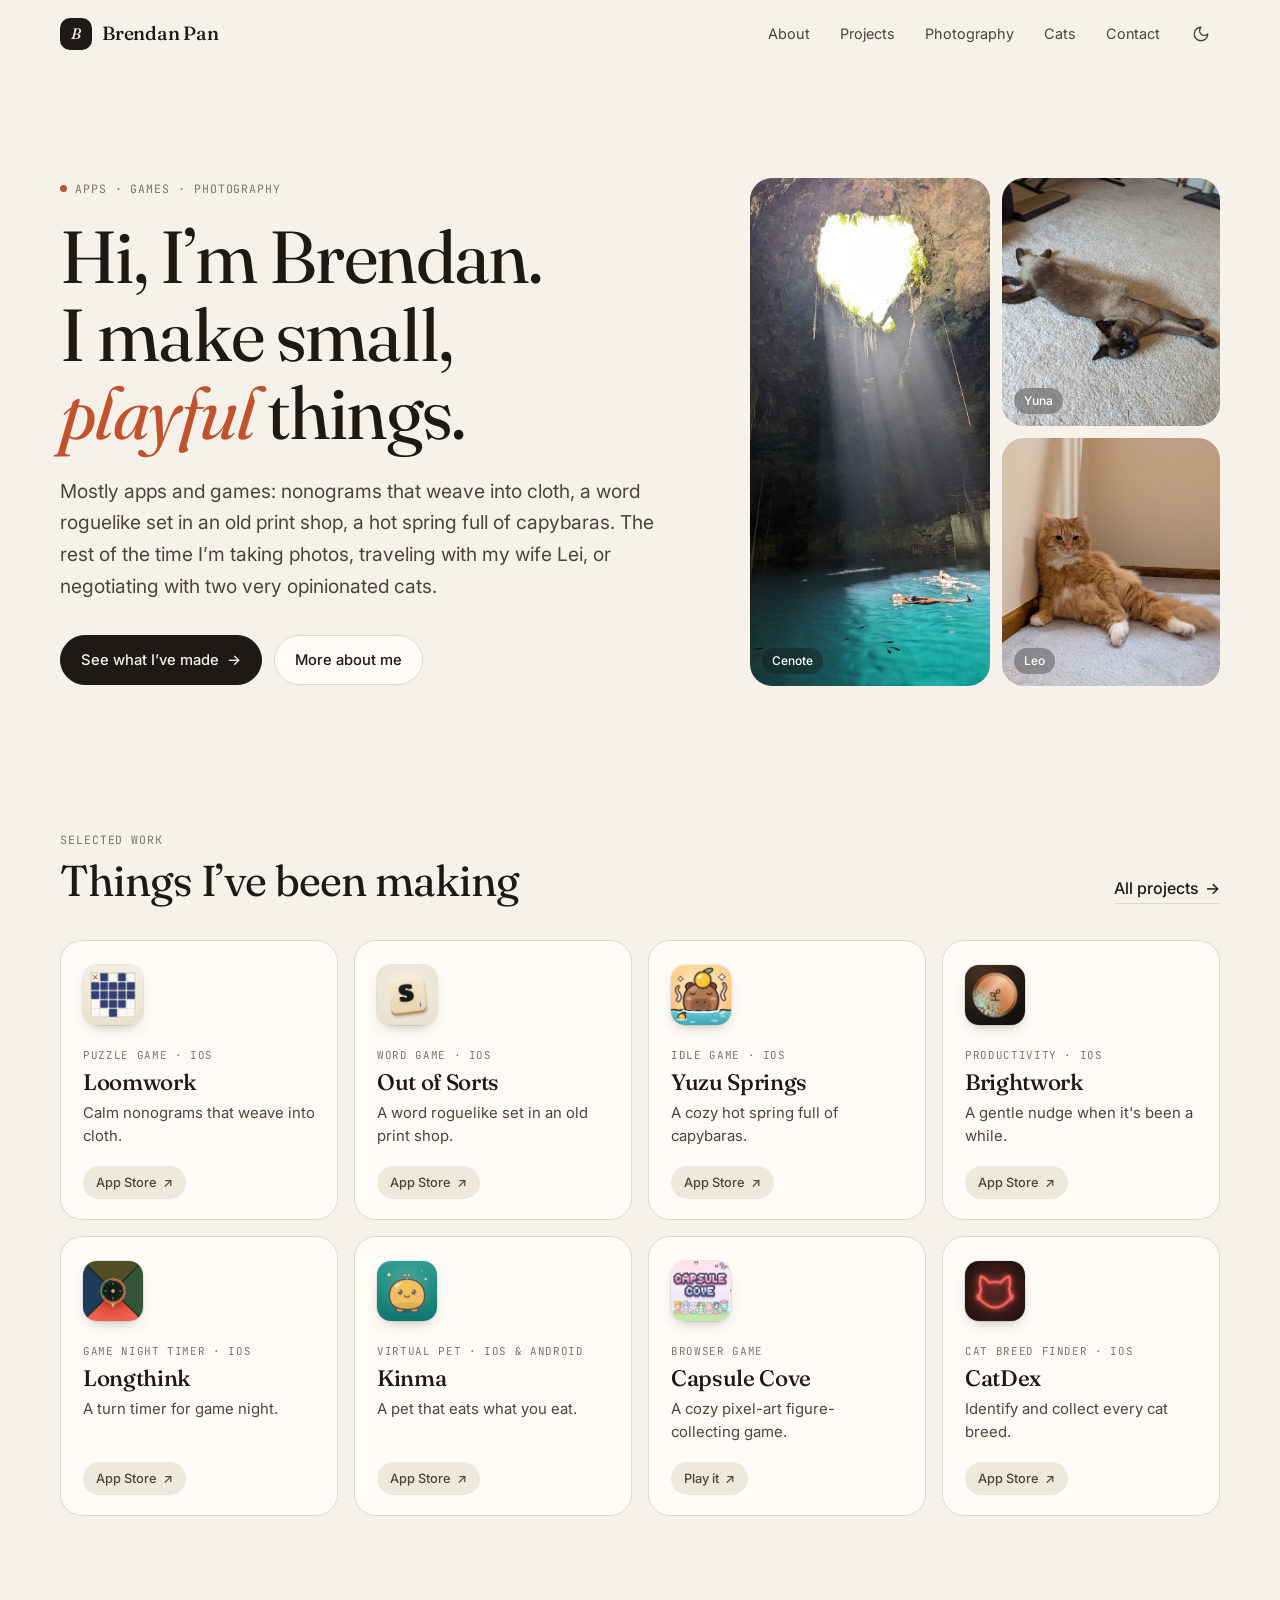
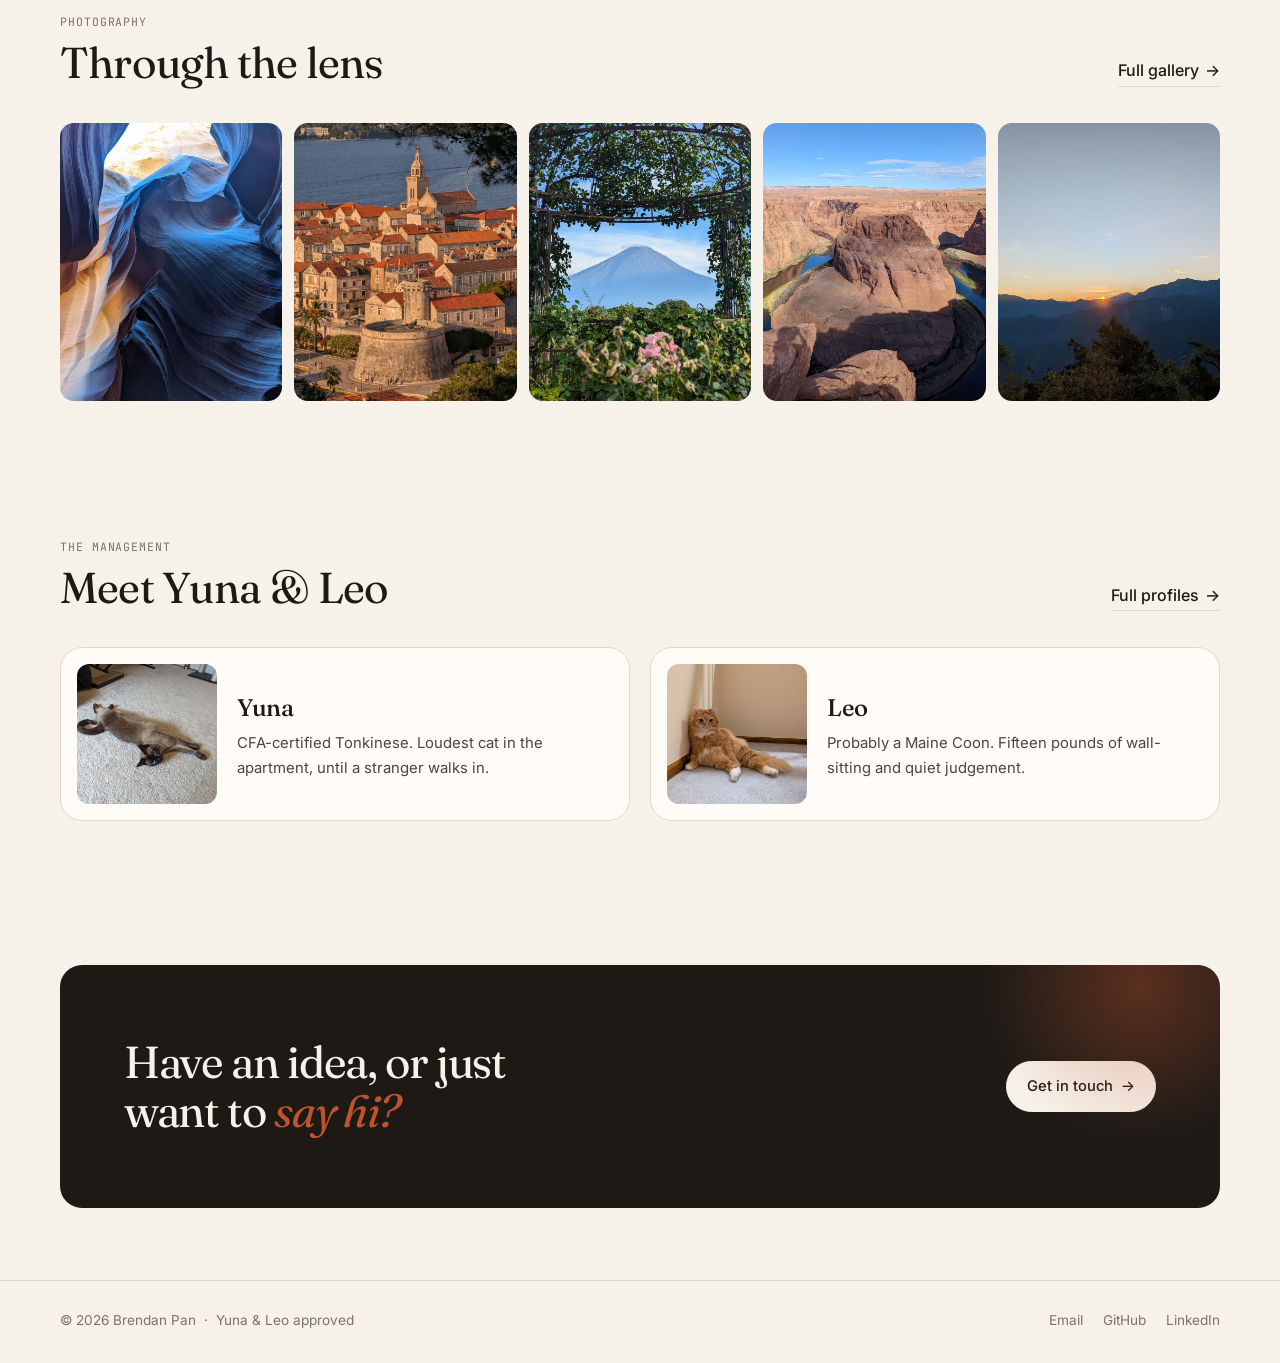
<file: index.html>
<!DOCTYPE html>
<html lang="en">
<head>
  <meta charset="UTF-8">
  <meta name="viewport" content="width=device-width, initial-scale=1.0">
  <title>Brendan Pan</title>
  <meta name="description" content="Brendan Pan makes small, playful apps and games, takes photos, and lives with two opinionated cats.">
  <meta name="theme-color" content="#f6f1e9" media="(prefers-color-scheme: light)">
  <meta name="theme-color" content="#14120f" media="(prefers-color-scheme: dark)">
  <link rel="icon" href="data:image/svg+xml,%3Csvg xmlns='http://www.w3.org/2000/svg' viewBox='0 0 32 32'%3E%3Crect width='32' height='32' rx='9' fill='%231d1a16'/%3E%3Ctext x='16' y='22' font-family='Georgia,serif' font-style='italic' font-size='17' fill='%23f6f1e9' text-anchor='middle'%3EB%3C/text%3E%3C/svg%3E">
  <script>try{var t=localStorage.getItem('theme');if(t)document.documentElement.dataset.theme=t}catch(e){}</script>
  <link rel="preconnect" href="https://fonts.googleapis.com">
  <link rel="preconnect" href="https://fonts.gstatic.com" crossorigin>
  <link href="https://fonts.googleapis.com/css2?family=Fraunces:ital,opsz,wght@0,9..144,300..600;1,9..144,300..600&family=Inter:wght@400;500;600&family=JetBrains+Mono:wght@400;500&display=swap" rel="stylesheet">
  <link rel="stylesheet" href="css/style.css">
</head>
<body>

  <nav id="nav">
    <div class="wrap nav-inner">
      <a href="index.html" class="nav-logo"><span class="nav-mark">B</span>Brendan Pan</a>
      <div class="nav-right">
        <ul class="nav-links" id="nav-links">
        <li><a href="about.html">About</a></li>
        <li><a href="projects.html">Projects</a></li>
        <li><a href="photography.html">Photography</a></li>
        <li><a href="cats.html">Cats</a></li>
        <li><a href="contact.html">Contact</a></li>
        </ul>
        <button class="icon-btn theme-toggle" id="theme-toggle" aria-label="Toggle dark mode"><svg class="i-moon" viewBox="0 0 24 24" fill="none" stroke="currentColor" stroke-width="1.8" stroke-linecap="round" stroke-linejoin="round" aria-hidden="true"><path d="M12 3a6 6 0 0 0 9 9 9 9 0 1 1-9-9Z"/></svg><svg class="i-sun" viewBox="0 0 24 24" fill="none" stroke="currentColor" stroke-width="1.8" stroke-linecap="round" stroke-linejoin="round" aria-hidden="true"><circle cx="12" cy="12" r="4"/><path d="M12 2v2M12 20v2M4.93 4.93l1.41 1.41M17.66 17.66l1.41 1.41M2 12h2M20 12h2M6.34 17.66l-1.41 1.41M19.07 4.93l-1.41 1.41"/></svg></button>
        <button class="icon-btn nav-toggle" id="nav-toggle" aria-label="Toggle menu" aria-expanded="false">
          <span></span><span></span><span></span>
        </button>
      </div>
    </div>
  </nav>

  <main>
    <section class="wrap hero">
      <div class="hero-grid">
        <div>
          <p class="eyebrow"><span class="dot"></span>Apps &middot; Games &middot; Photography</p>
          <h1>Hi, I&rsquo;m Brendan.<br>I make small, <span class="nowrap"><em>playful</em> things.</span></h1>
          <p class="hero-lede">Mostly apps and games: nonograms that weave into cloth, a word roguelike set in an old print shop, a hot spring full of capybaras. The rest of the time I&rsquo;m taking photos, traveling with my wife Lei, or negotiating with two very opinionated cats.</p>
          <div class="hero-actions">
            <a href="projects.html" class="btn btn-primary">See what I&rsquo;ve made <span class="arrow">&rarr;</span></a>
            <a href="about.html" class="btn">More about me</a>
          </div>
        </div>
        <div class="hero-mosaic">
          <a href="photography.html" class="tile tile-tall"><img src="images/2023/thumbnails/cenote.jpg" alt="Light pouring into a cenote, with swimmers below"><span class="tile-cap">Cenote</span></a>
          <a href="cats.html" class="tile"><img src="images/cats/thumbnails/yuna.jpg" alt="Yuna stretched out on the carpet"><span class="tile-cap">Yuna</span></a>
          <a href="cats.html" class="tile"><img src="images/cats/thumbnails/leo.jpg" alt="Leo sitting against the wall" style="object-position: 40% center"><span class="tile-cap">Leo</span></a>
        </div>
      </div>
    </section>

    <section class="wrap section reveal">
      <div class="section-head">
        <div>
          <p class="eyebrow">Selected work</p>
          <h2>Things I&rsquo;ve been making</h2>
        </div>
        <a href="projects.html" class="text-link">All projects <span class="arrow">&rarr;</span></a>
      </div>
      <div class="apps" id="app-grid"></div>
    </section>

    <section class="wrap section reveal">
      <div class="section-head">
        <div>
          <p class="eyebrow">Photography</p>
          <h2>Through the lens</h2>
        </div>
        <a href="photography.html" class="text-link">Full gallery <span class="arrow">&rarr;</span></a>
      </div>
      <div class="strip">
        <a href="photography.html"><img src="images/2022/thumbnails/antelope_canyon.jpg" alt="Antelope Canyon" loading="lazy"></a>
        <a href="photography.html"><img src="images/2026/thumbnails/korcula.jpg" alt="Korčula, Croatia" loading="lazy"></a>
        <a href="photography.html"><img src="images/2024/thumbnails/mt_fuji.jpg" alt="Mt. Fuji framed by a garden arch" loading="lazy"></a>
        <a href="photography.html"><img src="images/2022/thumbnails/horseshoe_bend.jpg" alt="Horseshoe Bend" loading="lazy"></a>
        <a href="photography.html"><img src="images/2025/thumbnails/alishan_sunrise.jpg" alt="Sunrise over Alishan, Taiwan" loading="lazy"></a>
      </div>
    </section>

    <section class="wrap section reveal" style="padding-top: 40px">
      <div class="section-head">
        <div>
          <p class="eyebrow">The management</p>
          <h2>Meet Yuna &amp; Leo</h2>
        </div>
        <a href="cats.html" class="text-link">Full profiles <span class="arrow">&rarr;</span></a>
      </div>
      <div class="cat-teaser">
        <a href="cats.html" class="cat-mini">
          <img src="images/cats/thumbnails/yuna.jpg" alt="Yuna" loading="lazy">
          <div>
            <h3>Yuna</h3>
            <p>CFA-certified Tonkinese. Loudest cat in the apartment, until a stranger walks in.</p>
          </div>
        </a>
        <a href="cats.html" class="cat-mini">
          <img src="images/cats/thumbnails/leo.jpg" alt="Leo" loading="lazy">
          <div>
            <h3>Leo</h3>
            <p>Probably a Maine Coon. Fifteen pounds of wall-sitting and quiet judgement.</p>
          </div>
        </a>
      </div>
    </section>

    <section class="wrap reveal">
      <div class="cta">
        <h2>Have an idea, or just<br>want to <em>say hi?</em></h2>
        <a href="contact.html" class="btn">Get in touch <span class="arrow">&rarr;</span></a>
      </div>
    </section>
  </main>

  <footer>
    <div class="wrap footer-inner">
      <p>&copy; 2026 Brendan Pan &nbsp;&middot;&nbsp; Yuna &amp; Leo approved</p>
      <ul class="footer-links">
        <li><a href="mailto:panbrendan@gmail.com">Email</a></li>
        <li><a href="https://github.com/panbrendan" target="_blank" rel="noopener noreferrer">GitHub</a></li>
        <li><a href="https://www.linkedin.com/in/brpan/" target="_blank" rel="noopener noreferrer">LinkedIn</a></li>
      </ul>
    </div>
  </footer>

  <script src="js/main.js"></script>
</body>
</html>
</file>
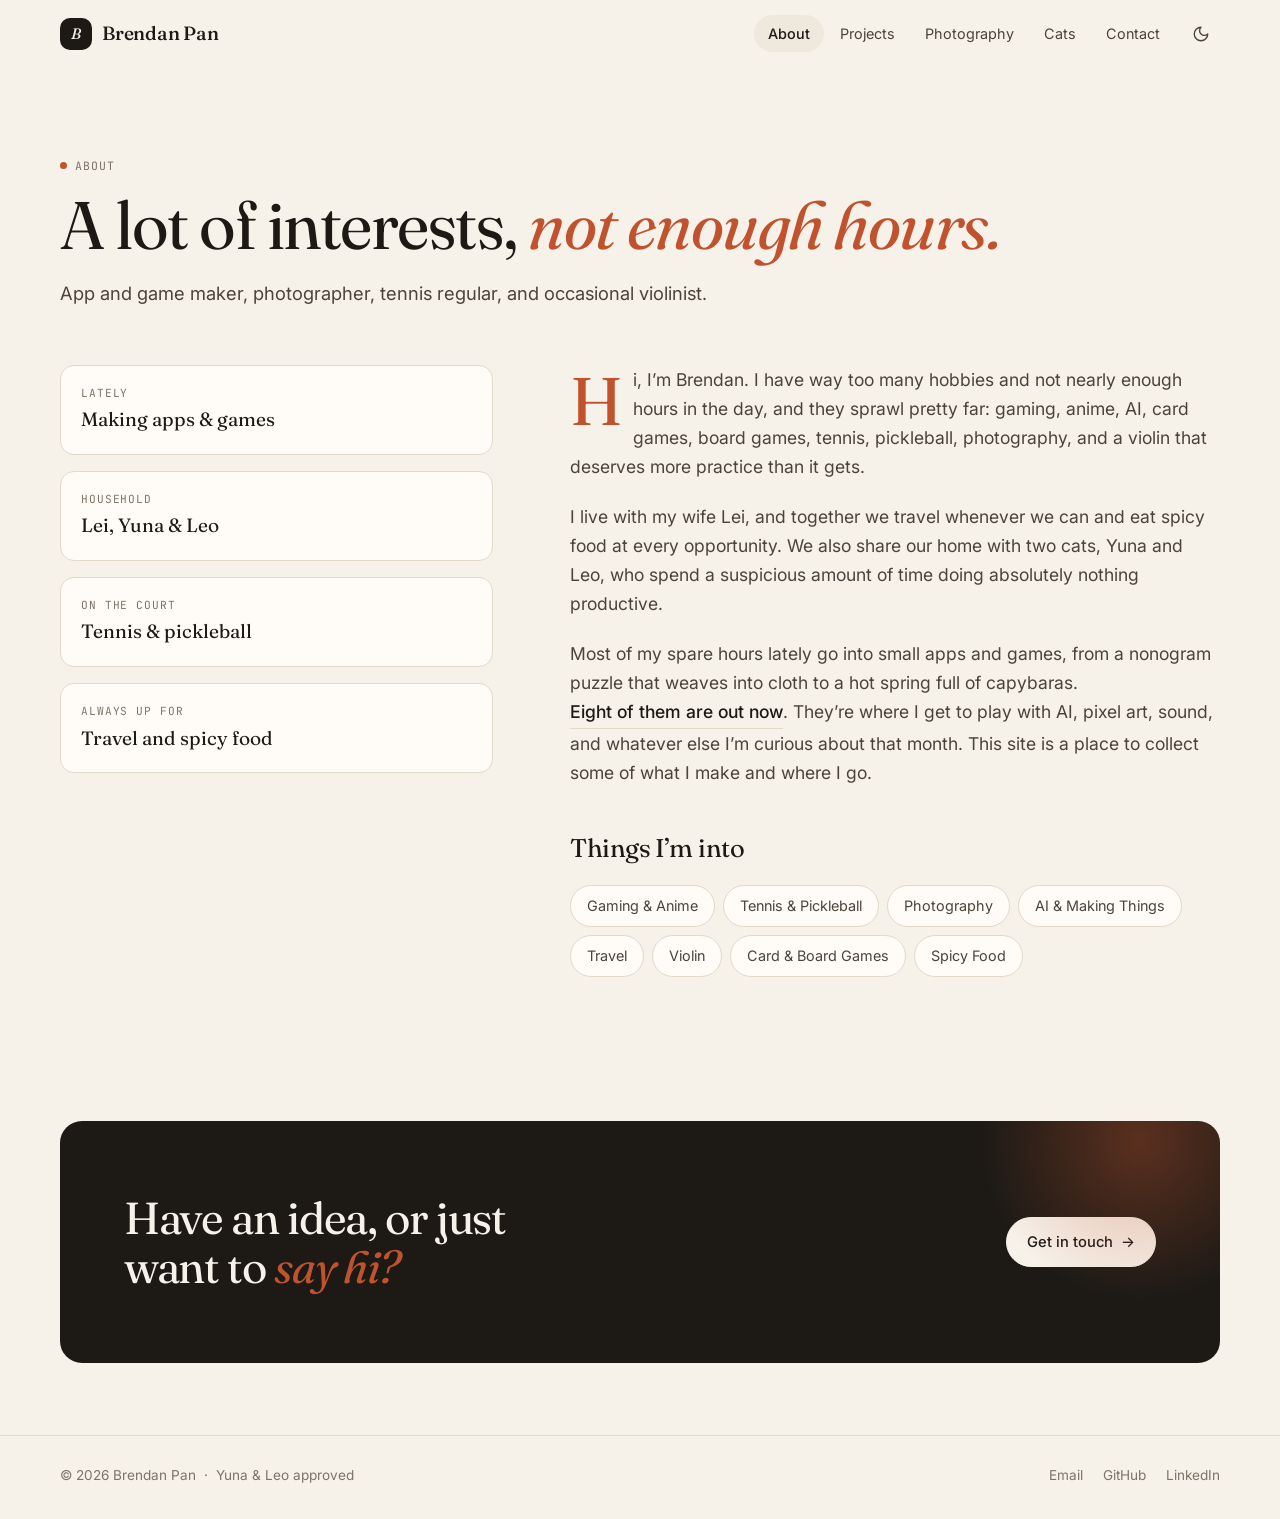
<file: about.html>
<!DOCTYPE html>
<html lang="en">
<head>
  <meta charset="UTF-8">
  <meta name="viewport" content="width=device-width, initial-scale=1.0">
  <title>About | Brendan Pan</title>
  <meta name="description" content="Brendan Pan: maker of small apps and games, photographer, and collector of hobbies.">
  <meta name="theme-color" content="#f6f1e9" media="(prefers-color-scheme: light)">
  <meta name="theme-color" content="#14120f" media="(prefers-color-scheme: dark)">
  <link rel="icon" href="data:image/svg+xml,%3Csvg xmlns='http://www.w3.org/2000/svg' viewBox='0 0 32 32'%3E%3Crect width='32' height='32' rx='9' fill='%231d1a16'/%3E%3Ctext x='16' y='22' font-family='Georgia,serif' font-style='italic' font-size='17' fill='%23f6f1e9' text-anchor='middle'%3EB%3C/text%3E%3C/svg%3E">
  <script>try{var t=localStorage.getItem('theme');if(t)document.documentElement.dataset.theme=t}catch(e){}</script>
  <link rel="preconnect" href="https://fonts.googleapis.com">
  <link rel="preconnect" href="https://fonts.gstatic.com" crossorigin>
  <link href="https://fonts.googleapis.com/css2?family=Fraunces:ital,opsz,wght@0,9..144,300..600;1,9..144,300..600&family=Inter:wght@400;500;600&family=JetBrains+Mono:wght@400;500&display=swap" rel="stylesheet">
  <link rel="stylesheet" href="css/style.css">
</head>
<body>

  <nav id="nav">
    <div class="wrap nav-inner">
      <a href="index.html" class="nav-logo"><span class="nav-mark">B</span>Brendan Pan</a>
      <div class="nav-right">
        <ul class="nav-links" id="nav-links">
        <li><a href="about.html">About</a></li>
        <li><a href="projects.html">Projects</a></li>
        <li><a href="photography.html">Photography</a></li>
        <li><a href="cats.html">Cats</a></li>
        <li><a href="contact.html">Contact</a></li>
        </ul>
        <button class="icon-btn theme-toggle" id="theme-toggle" aria-label="Toggle dark mode"><svg class="i-moon" viewBox="0 0 24 24" fill="none" stroke="currentColor" stroke-width="1.8" stroke-linecap="round" stroke-linejoin="round" aria-hidden="true"><path d="M12 3a6 6 0 0 0 9 9 9 9 0 1 1-9-9Z"/></svg><svg class="i-sun" viewBox="0 0 24 24" fill="none" stroke="currentColor" stroke-width="1.8" stroke-linecap="round" stroke-linejoin="round" aria-hidden="true"><circle cx="12" cy="12" r="4"/><path d="M12 2v2M12 20v2M4.93 4.93l1.41 1.41M17.66 17.66l1.41 1.41M2 12h2M20 12h2M6.34 17.66l-1.41 1.41M19.07 4.93l-1.41 1.41"/></svg></button>
        <button class="icon-btn nav-toggle" id="nav-toggle" aria-label="Toggle menu" aria-expanded="false">
          <span></span><span></span><span></span>
        </button>
      </div>
    </div>
  </nav>

  <main>
    <header class="wrap page-head">
      <p class="eyebrow"><span class="dot"></span>About</p>
      <h1>A lot of interests, <em>not enough hours.</em></h1>
      <p>App and game maker, photographer, tennis regular, and occasional violinist.</p>
    </header>

    <div class="wrap about-grid">
      <dl class="about-aside reveal">
        <div class="fact"><dt>Lately</dt><dd>Making apps &amp; games</dd></div>
        <div class="fact"><dt>Household</dt><dd>Lei, Yuna &amp; Leo</dd></div>
        <div class="fact"><dt>On the court</dt><dd>Tennis &amp; pickleball</dd></div>
        <div class="fact"><dt>Always up for</dt><dd>Travel and spicy food</dd></div>
      </dl>
      <div class="prose reveal">
        <p>Hi, I&rsquo;m Brendan. I have way too many hobbies and not nearly enough hours in the day, and they sprawl pretty far: gaming, anime, AI, card games, board games, tennis, pickleball, photography, and a violin that deserves more practice than it gets.</p>
        <p>I live with my wife Lei, and together we travel whenever we can and eat spicy food at every opportunity. We also share our home with two cats, Yuna and Leo, who spend a suspicious amount of time doing absolutely nothing productive.</p>
        <p>Most of my spare hours lately go into small apps and games, from a nonogram puzzle that weaves into cloth to a hot spring full of capybaras. <a href="projects.html" class="text-link">Eight of them are out now</a>. They&rsquo;re where I get to play with AI, pixel art, sound, and whatever else I&rsquo;m curious about that month. This site is a place to collect some of what I make and where I go.</p>

        <h2>Things I&rsquo;m into</h2>
        <ul class="chips">
          <li>Gaming &amp; Anime</li>
          <li>Tennis &amp; Pickleball</li>
          <li>Photography</li>
          <li>AI &amp; Making Things</li>
          <li>Travel</li>
          <li>Violin</li>
          <li>Card &amp; Board Games</li>
          <li>Spicy Food</li>
        </ul>
      </div>
    </div>

    <section class="wrap reveal">
      <div class="cta">
        <h2>Have an idea, or just<br>want to <em>say hi?</em></h2>
        <a href="contact.html" class="btn">Get in touch <span class="arrow">&rarr;</span></a>
      </div>
    </section>
  </main>

  <footer>
    <div class="wrap footer-inner">
      <p>&copy; 2026 Brendan Pan &nbsp;&middot;&nbsp; Yuna &amp; Leo approved</p>
      <ul class="footer-links">
        <li><a href="mailto:panbrendan@gmail.com">Email</a></li>
        <li><a href="https://github.com/panbrendan" target="_blank" rel="noopener noreferrer">GitHub</a></li>
        <li><a href="https://www.linkedin.com/in/brpan/" target="_blank" rel="noopener noreferrer">LinkedIn</a></li>
      </ul>
    </div>
  </footer>

  <script src="js/main.js"></script>
</body>
</html>
</file>
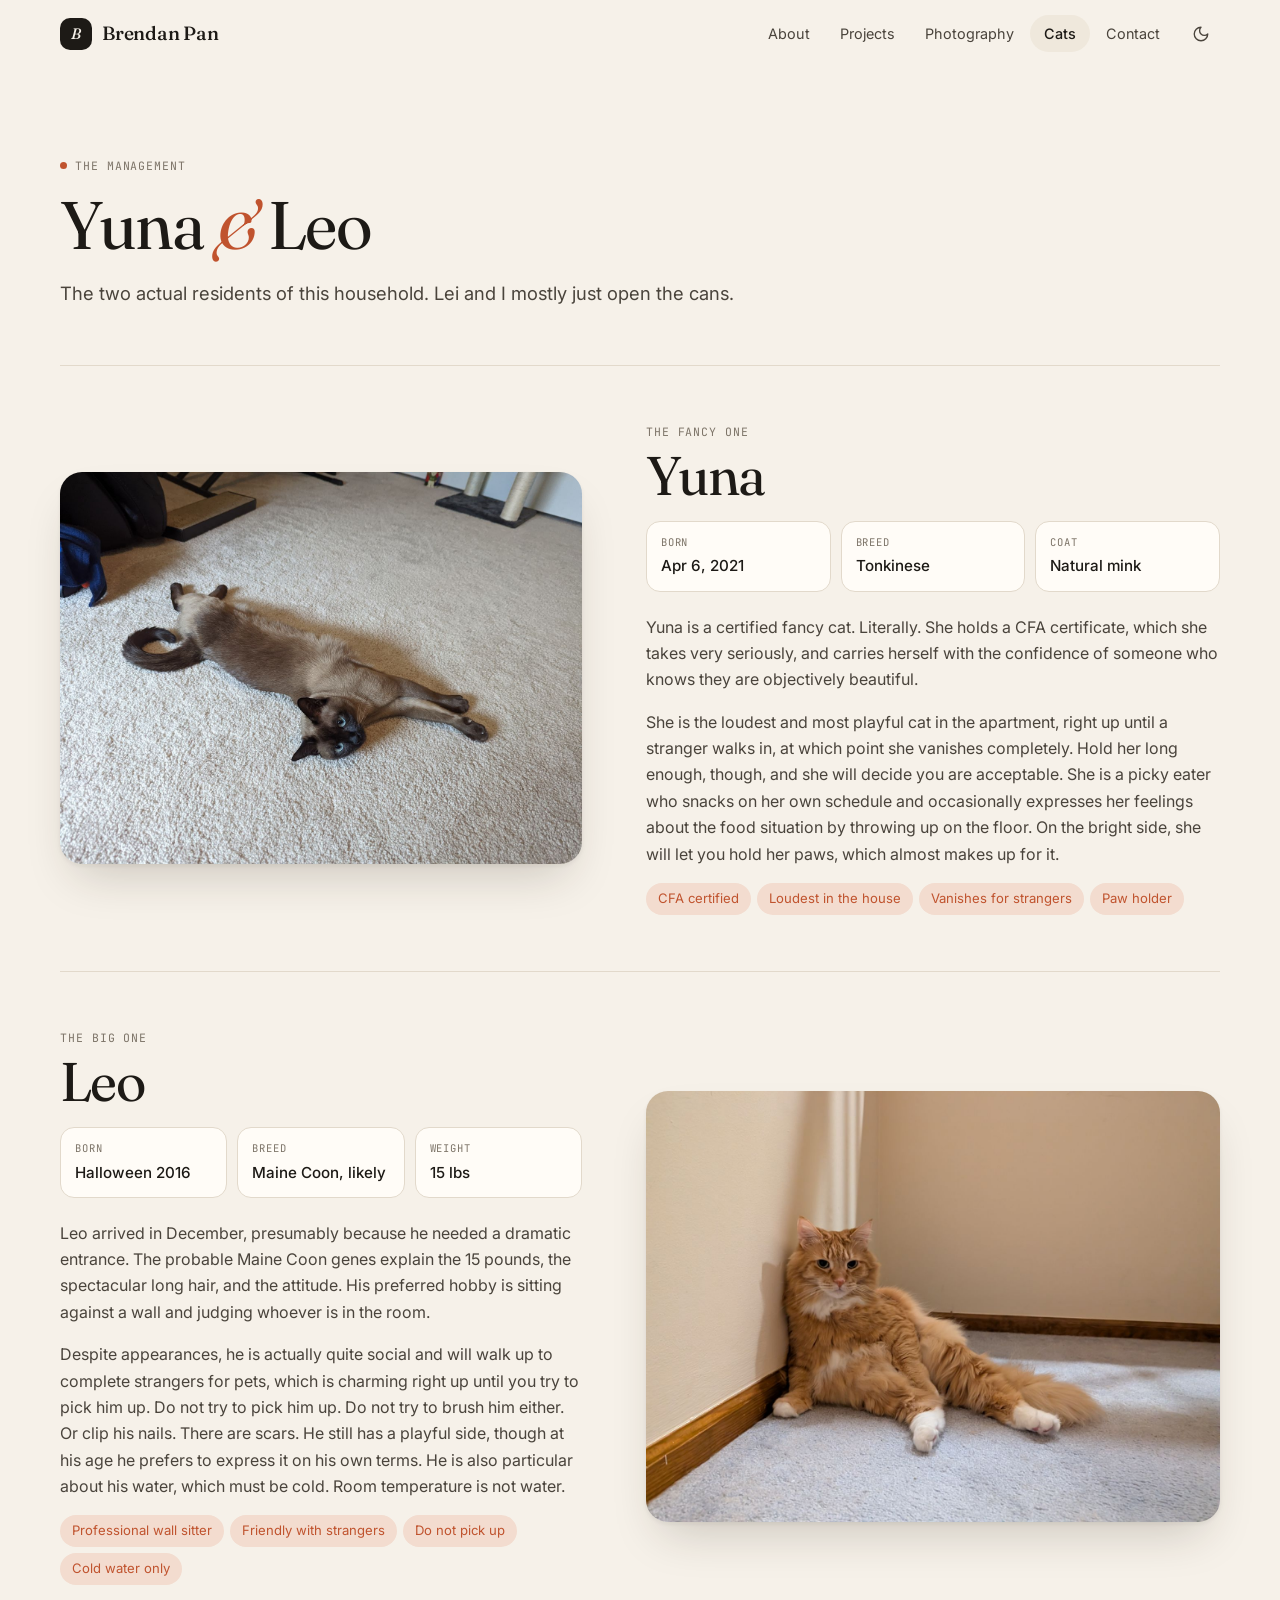
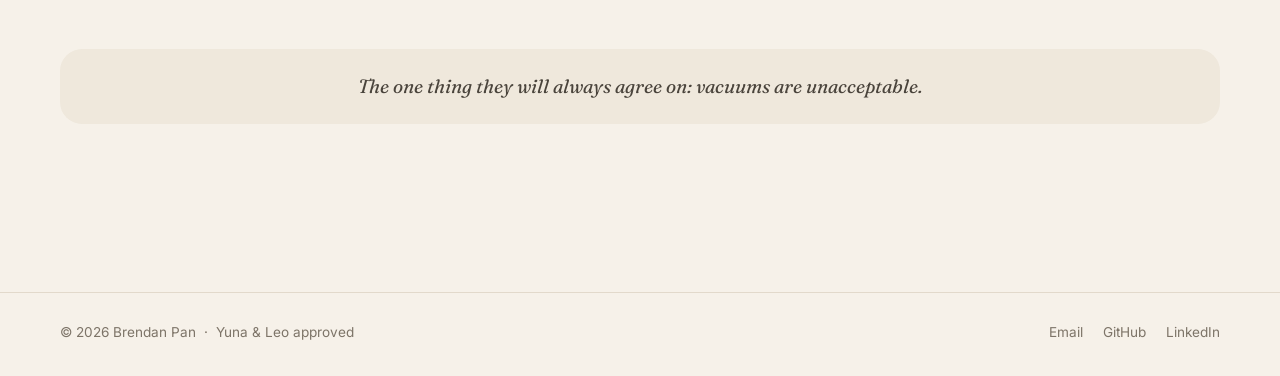
<file: cats.html>
<!DOCTYPE html>
<html lang="en">
<head>
  <meta charset="UTF-8">
  <meta name="viewport" content="width=device-width, initial-scale=1.0">
  <title>Yuna & Leo | Brendan Pan</title>
  <meta name="description" content="Meet Yuna and Leo, the two cats who actually run the household.">
  <meta name="theme-color" content="#f6f1e9" media="(prefers-color-scheme: light)">
  <meta name="theme-color" content="#14120f" media="(prefers-color-scheme: dark)">
  <link rel="icon" href="data:image/svg+xml,%3Csvg xmlns='http://www.w3.org/2000/svg' viewBox='0 0 32 32'%3E%3Crect width='32' height='32' rx='9' fill='%231d1a16'/%3E%3Ctext x='16' y='22' font-family='Georgia,serif' font-style='italic' font-size='17' fill='%23f6f1e9' text-anchor='middle'%3EB%3C/text%3E%3C/svg%3E">
  <script>try{var t=localStorage.getItem('theme');if(t)document.documentElement.dataset.theme=t}catch(e){}</script>
  <link rel="preconnect" href="https://fonts.googleapis.com">
  <link rel="preconnect" href="https://fonts.gstatic.com" crossorigin>
  <link href="https://fonts.googleapis.com/css2?family=Fraunces:ital,opsz,wght@0,9..144,300..600;1,9..144,300..600&family=Inter:wght@400;500;600&family=JetBrains+Mono:wght@400;500&display=swap" rel="stylesheet">
  <link rel="stylesheet" href="css/style.css">
</head>
<body>

  <nav id="nav">
    <div class="wrap nav-inner">
      <a href="index.html" class="nav-logo"><span class="nav-mark">B</span>Brendan Pan</a>
      <div class="nav-right">
        <ul class="nav-links" id="nav-links">
        <li><a href="about.html">About</a></li>
        <li><a href="projects.html">Projects</a></li>
        <li><a href="photography.html">Photography</a></li>
        <li><a href="cats.html">Cats</a></li>
        <li><a href="contact.html">Contact</a></li>
        </ul>
        <button class="icon-btn theme-toggle" id="theme-toggle" aria-label="Toggle dark mode"><svg class="i-moon" viewBox="0 0 24 24" fill="none" stroke="currentColor" stroke-width="1.8" stroke-linecap="round" stroke-linejoin="round" aria-hidden="true"><path d="M12 3a6 6 0 0 0 9 9 9 9 0 1 1-9-9Z"/></svg><svg class="i-sun" viewBox="0 0 24 24" fill="none" stroke="currentColor" stroke-width="1.8" stroke-linecap="round" stroke-linejoin="round" aria-hidden="true"><circle cx="12" cy="12" r="4"/><path d="M12 2v2M12 20v2M4.93 4.93l1.41 1.41M17.66 17.66l1.41 1.41M2 12h2M20 12h2M6.34 17.66l-1.41 1.41M19.07 4.93l-1.41 1.41"/></svg></button>
        <button class="icon-btn nav-toggle" id="nav-toggle" aria-label="Toggle menu" aria-expanded="false">
          <span></span><span></span><span></span>
        </button>
      </div>
    </div>
  </nav>

  <main>
    <header class="wrap page-head">
      <p class="eyebrow"><span class="dot"></span>The management</p>
      <h1>Yuna <em>&amp;</em> Leo</h1>
      <p>The two actual residents of this household. Lei and I mostly just open the cans.</p>
    </header>

    <div class="wrap">
      <article class="cat-profile reveal">
        <div class="cat-photo"><img src="images/cats/thumbnails/yuna.jpg" alt="Yuna stretched out on the carpet"></div>
        <div>
          <p class="eyebrow">The fancy one</p>
          <h2>Yuna</h2>
          <dl class="cat-stats">
            <div><dt>Born</dt><dd>Apr 6, 2021</dd></div>
            <div><dt>Breed</dt><dd>Tonkinese</dd></div>
            <div><dt>Coat</dt><dd>Natural mink</dd></div>
          </dl>
          <div class="cat-bio">
            <p>Yuna is a certified fancy cat. Literally. She holds a CFA certificate, which she takes very seriously, and carries herself with the confidence of someone who knows they are objectively beautiful.</p>
            <p>She is the loudest and most playful cat in the apartment, right up until a stranger walks in, at which point she vanishes completely. Hold her long enough, though, and she will decide you are acceptable. She is a picky eater who snacks on her own schedule and occasionally expresses her feelings about the food situation by throwing up on the floor. On the bright side, she will let you hold her paws, which almost makes up for it.</p>
          </div>
          <ul class="cat-quirks">
            <li>CFA certified</li>
            <li>Loudest in the house</li>
            <li>Vanishes for strangers</li>
            <li>Paw holder</li>
          </ul>
        </div>
      </article>

      <article class="cat-profile reveal">
        <div class="cat-photo"><img src="images/cats/thumbnails/leo.jpg" alt="Leo"></div>
        <div>
          <p class="eyebrow">The big one</p>
          <h2>Leo</h2>
          <dl class="cat-stats">
            <div><dt>Born</dt><dd>Halloween 2016</dd></div>
            <div><dt>Breed</dt><dd>Maine Coon, likely</dd></div>
            <div><dt>Weight</dt><dd>15 lbs</dd></div>
          </dl>
          <div class="cat-bio">
            <p>Leo arrived in December, presumably because he needed a dramatic entrance. The probable Maine Coon genes explain the 15 pounds, the spectacular long hair, and the attitude. His preferred hobby is sitting against a wall and judging whoever is in the room.</p>
            <p>Despite appearances, he is actually quite social and will walk up to complete strangers for pets, which is charming right up until you try to pick him up. Do not try to pick him up. Do not try to brush him either. Or clip his nails. There are scars. He still has a playful side, though at his age he prefers to express it on his own terms. He is also particular about his water, which must be cold. Room temperature is not water.</p>
          </div>
          <ul class="cat-quirks">
            <li>Professional wall sitter</li>
            <li>Friendly with strangers</li>
            <li>Do not pick up</li>
            <li>Cold water only</li>
          </ul>
        </div>
      </article>

      <p class="cat-note reveal">The one thing they will always agree on: vacuums are unacceptable.</p>
    </div>
  </main>

  <footer>
    <div class="wrap footer-inner">
      <p>&copy; 2026 Brendan Pan &nbsp;&middot;&nbsp; Yuna &amp; Leo approved</p>
      <ul class="footer-links">
        <li><a href="mailto:panbrendan@gmail.com">Email</a></li>
        <li><a href="https://github.com/panbrendan" target="_blank" rel="noopener noreferrer">GitHub</a></li>
        <li><a href="https://www.linkedin.com/in/brpan/" target="_blank" rel="noopener noreferrer">LinkedIn</a></li>
      </ul>
    </div>
  </footer>

  <script src="js/main.js"></script>
</body>
</html>
</file>
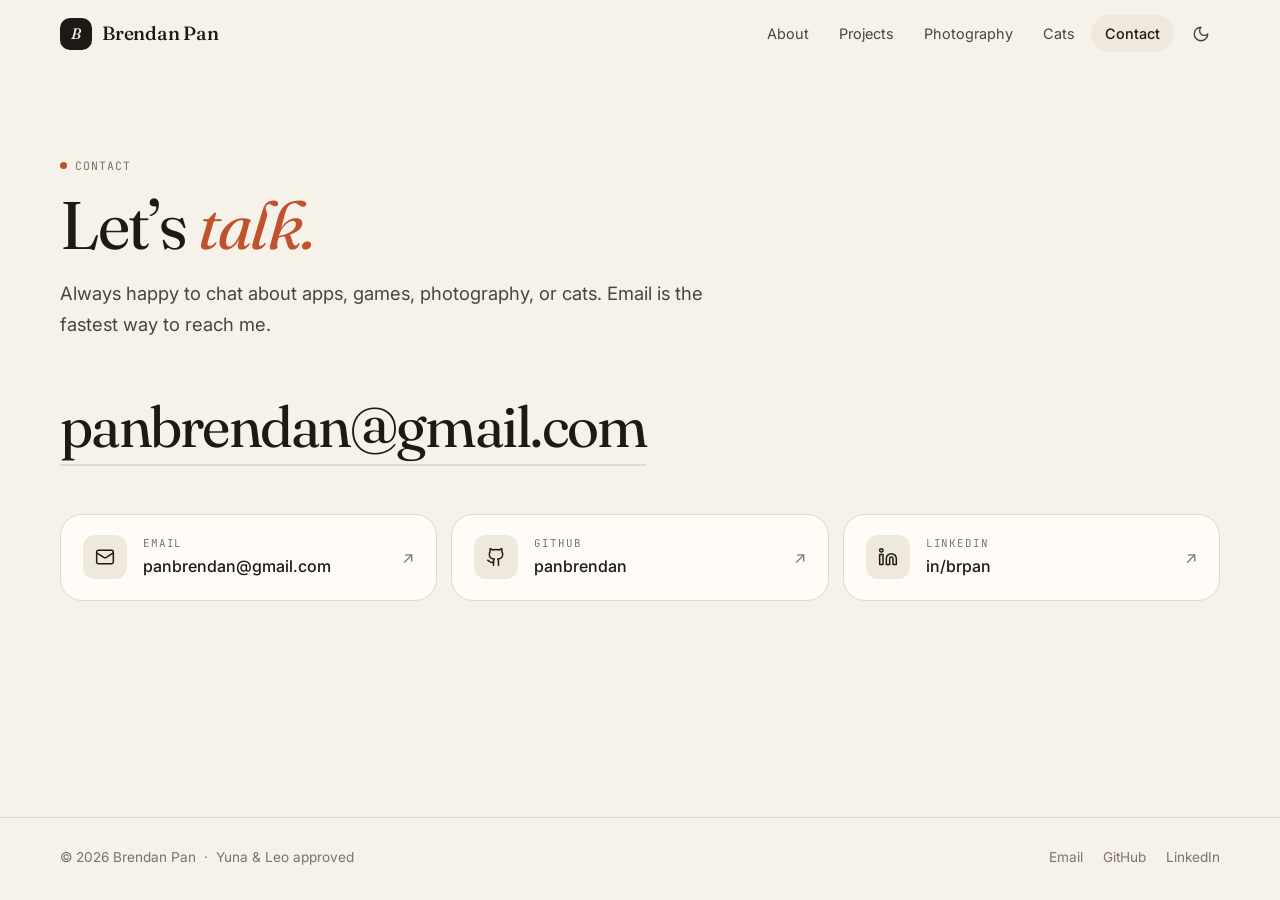
<file: contact.html>
<!DOCTYPE html>
<html lang="en">
<head>
  <meta charset="UTF-8">
  <meta name="viewport" content="width=device-width, initial-scale=1.0">
  <title>Contact | Brendan Pan</title>
  <meta name="description" content="Get in touch with Brendan Pan.">
  <meta name="theme-color" content="#f6f1e9" media="(prefers-color-scheme: light)">
  <meta name="theme-color" content="#14120f" media="(prefers-color-scheme: dark)">
  <link rel="icon" href="data:image/svg+xml,%3Csvg xmlns='http://www.w3.org/2000/svg' viewBox='0 0 32 32'%3E%3Crect width='32' height='32' rx='9' fill='%231d1a16'/%3E%3Ctext x='16' y='22' font-family='Georgia,serif' font-style='italic' font-size='17' fill='%23f6f1e9' text-anchor='middle'%3EB%3C/text%3E%3C/svg%3E">
  <script>try{var t=localStorage.getItem('theme');if(t)document.documentElement.dataset.theme=t}catch(e){}</script>
  <link rel="preconnect" href="https://fonts.googleapis.com">
  <link rel="preconnect" href="https://fonts.gstatic.com" crossorigin>
  <link href="https://fonts.googleapis.com/css2?family=Fraunces:ital,opsz,wght@0,9..144,300..600;1,9..144,300..600&family=Inter:wght@400;500;600&family=JetBrains+Mono:wght@400;500&display=swap" rel="stylesheet">
  <link rel="stylesheet" href="css/style.css">
</head>
<body>

  <nav id="nav">
    <div class="wrap nav-inner">
      <a href="index.html" class="nav-logo"><span class="nav-mark">B</span>Brendan Pan</a>
      <div class="nav-right">
        <ul class="nav-links" id="nav-links">
        <li><a href="about.html">About</a></li>
        <li><a href="projects.html">Projects</a></li>
        <li><a href="photography.html">Photography</a></li>
        <li><a href="cats.html">Cats</a></li>
        <li><a href="contact.html">Contact</a></li>
        </ul>
        <button class="icon-btn theme-toggle" id="theme-toggle" aria-label="Toggle dark mode"><svg class="i-moon" viewBox="0 0 24 24" fill="none" stroke="currentColor" stroke-width="1.8" stroke-linecap="round" stroke-linejoin="round" aria-hidden="true"><path d="M12 3a6 6 0 0 0 9 9 9 9 0 1 1-9-9Z"/></svg><svg class="i-sun" viewBox="0 0 24 24" fill="none" stroke="currentColor" stroke-width="1.8" stroke-linecap="round" stroke-linejoin="round" aria-hidden="true"><circle cx="12" cy="12" r="4"/><path d="M12 2v2M12 20v2M4.93 4.93l1.41 1.41M17.66 17.66l1.41 1.41M2 12h2M20 12h2M6.34 17.66l-1.41 1.41M19.07 4.93l-1.41 1.41"/></svg></button>
        <button class="icon-btn nav-toggle" id="nav-toggle" aria-label="Toggle menu" aria-expanded="false">
          <span></span><span></span><span></span>
        </button>
      </div>
    </div>
  </nav>

  <main>
    <header class="wrap page-head">
      <p class="eyebrow"><span class="dot"></span>Contact</p>
      <h1>Let&rsquo;s <em>talk.</em></h1>
      <p>Always happy to chat about apps, games, photography, or cats. Email is the fastest way to reach me.</p>
    </header>

    <div class="wrap">
      <a href="mailto:panbrendan@gmail.com" class="contact-big">panbrendan@gmail.com</a>
      <div class="contact-links">
        <a href="mailto:panbrendan@gmail.com" class="contact-link">
          <span class="contact-icon"><svg viewBox="0 0 24 24" fill="none" stroke="currentColor" stroke-width="1.8" stroke-linecap="round" stroke-linejoin="round" aria-hidden="true"><rect x="2" y="4" width="20" height="16" rx="2"/><path d="m22 7-8.97 5.7a1.94 1.94 0 0 1-2.06 0L2 7"/></svg></span>
          <span><span class="contact-label">Email</span><span class="contact-value">panbrendan@gmail.com</span></span>
          <span class="arrow-ne">&nearr;</span>
        </a>
        <a href="https://github.com/panbrendan" class="contact-link" target="_blank" rel="noopener noreferrer">
          <span class="contact-icon"><svg viewBox="0 0 24 24" fill="none" stroke="currentColor" stroke-width="1.8" stroke-linecap="round" stroke-linejoin="round" aria-hidden="true"><path d="M15 22v-4a4.8 4.8 0 0 0-1-3.5c3 0 6-2 6-5.5.08-1.25-.27-2.48-1-3.5.28-1.15.28-2.35 0-3.5 0 0-1 0-3 1.5-2.64-.5-5.36-.5-8 0C6 2 5 2 5 2c-.3 1.15-.3 2.35 0 3.5A5.4 5.4 0 0 0 4 9c0 3.5 3 5.5 6 5.5-.39.49-.68 1.05-.85 1.65-.17.6-.22 1.23-.15 1.85v4"/><path d="M9 18c-4.51 2-5-2-7-2"/></svg></span>
          <span><span class="contact-label">GitHub</span><span class="contact-value">panbrendan</span></span>
          <span class="arrow-ne">&nearr;</span>
        </a>
        <a href="https://www.linkedin.com/in/brpan/" class="contact-link" target="_blank" rel="noopener noreferrer">
          <span class="contact-icon"><svg viewBox="0 0 24 24" fill="none" stroke="currentColor" stroke-width="1.8" stroke-linecap="round" stroke-linejoin="round" aria-hidden="true"><path d="M16 8a6 6 0 0 1 6 6v7h-4v-7a2 2 0 0 0-4 0v7h-4v-7a6 6 0 0 1 6-6z"/><rect x="2" y="9" width="4" height="12"/><circle cx="4" cy="4" r="2"/></svg></span>
          <span><span class="contact-label">LinkedIn</span><span class="contact-value">in/brpan</span></span>
          <span class="arrow-ne">&nearr;</span>
        </a>
      </div>
    </div>
  </main>

  <footer>
    <div class="wrap footer-inner">
      <p>&copy; 2026 Brendan Pan &nbsp;&middot;&nbsp; Yuna &amp; Leo approved</p>
      <ul class="footer-links">
        <li><a href="mailto:panbrendan@gmail.com">Email</a></li>
        <li><a href="https://github.com/panbrendan" target="_blank" rel="noopener noreferrer">GitHub</a></li>
        <li><a href="https://www.linkedin.com/in/brpan/" target="_blank" rel="noopener noreferrer">LinkedIn</a></li>
      </ul>
    </div>
  </footer>

  <script src="js/main.js"></script>
</body>
</html>
</file>
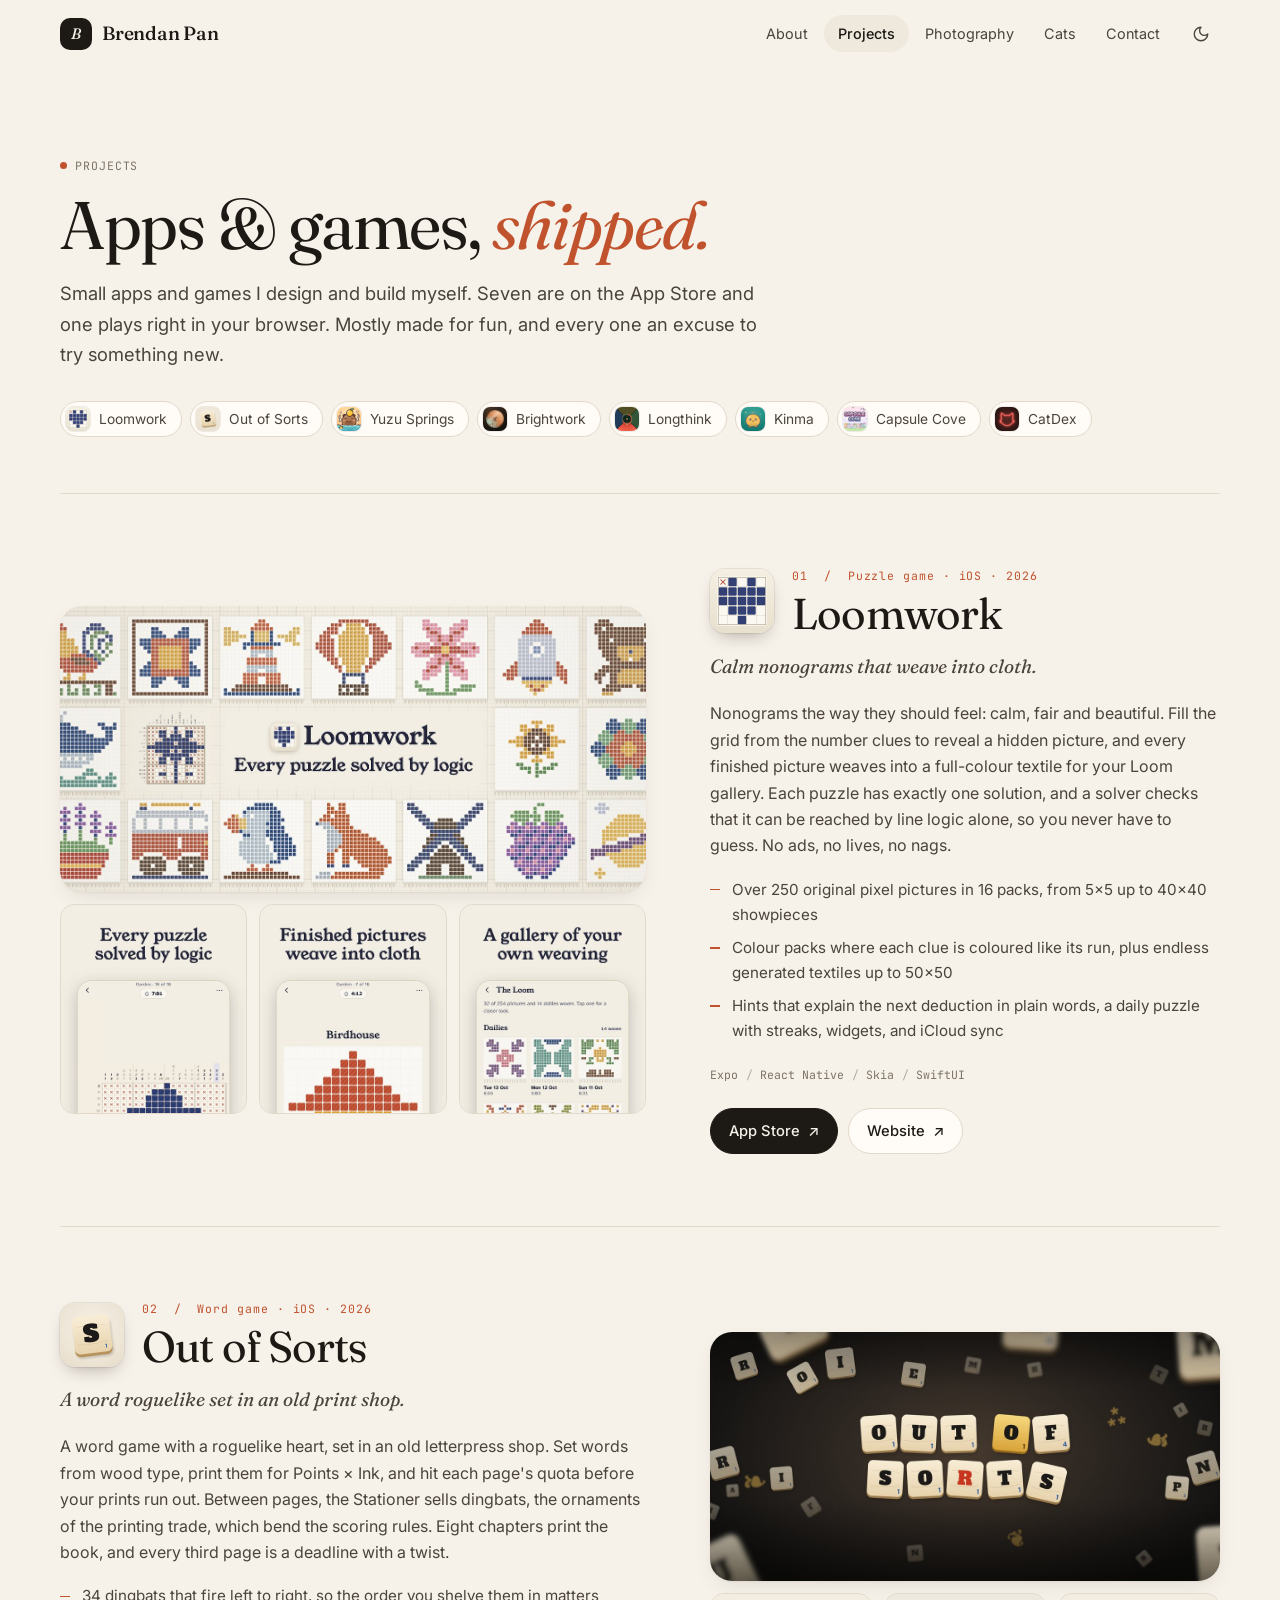
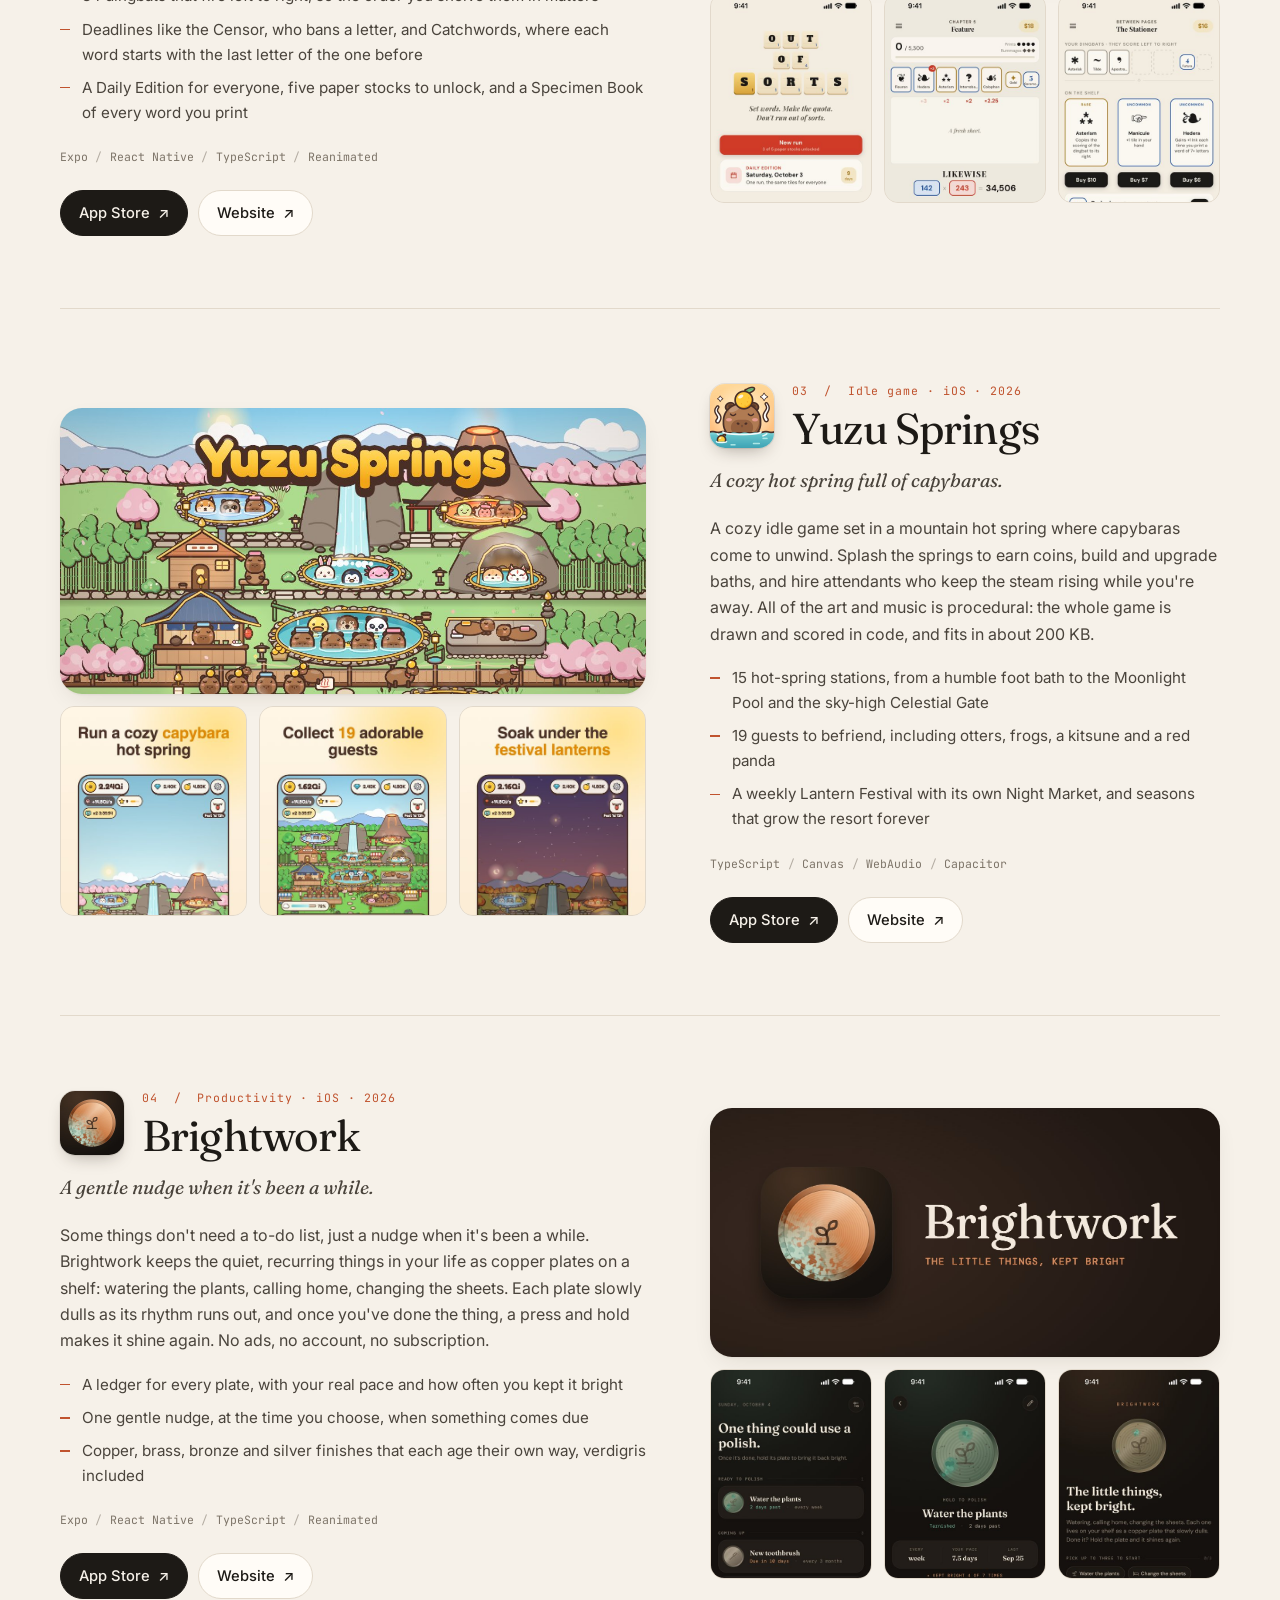
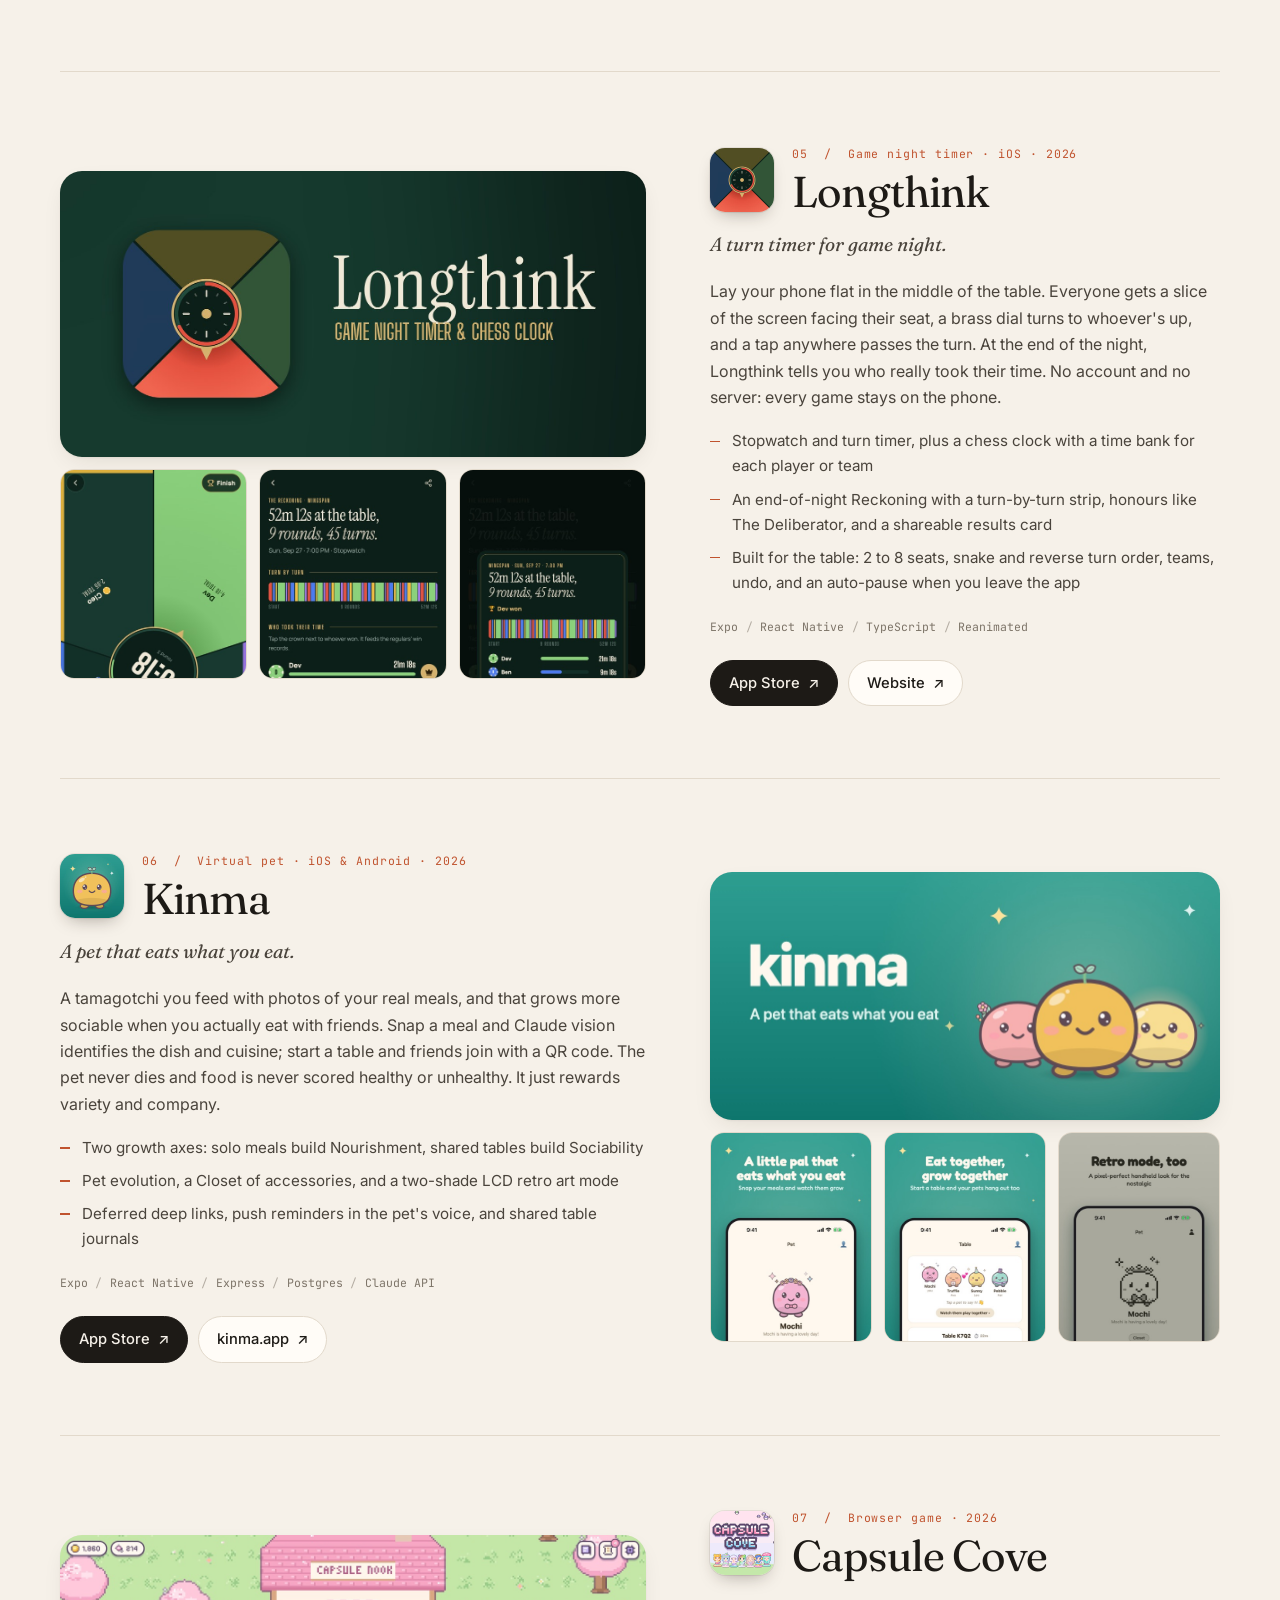
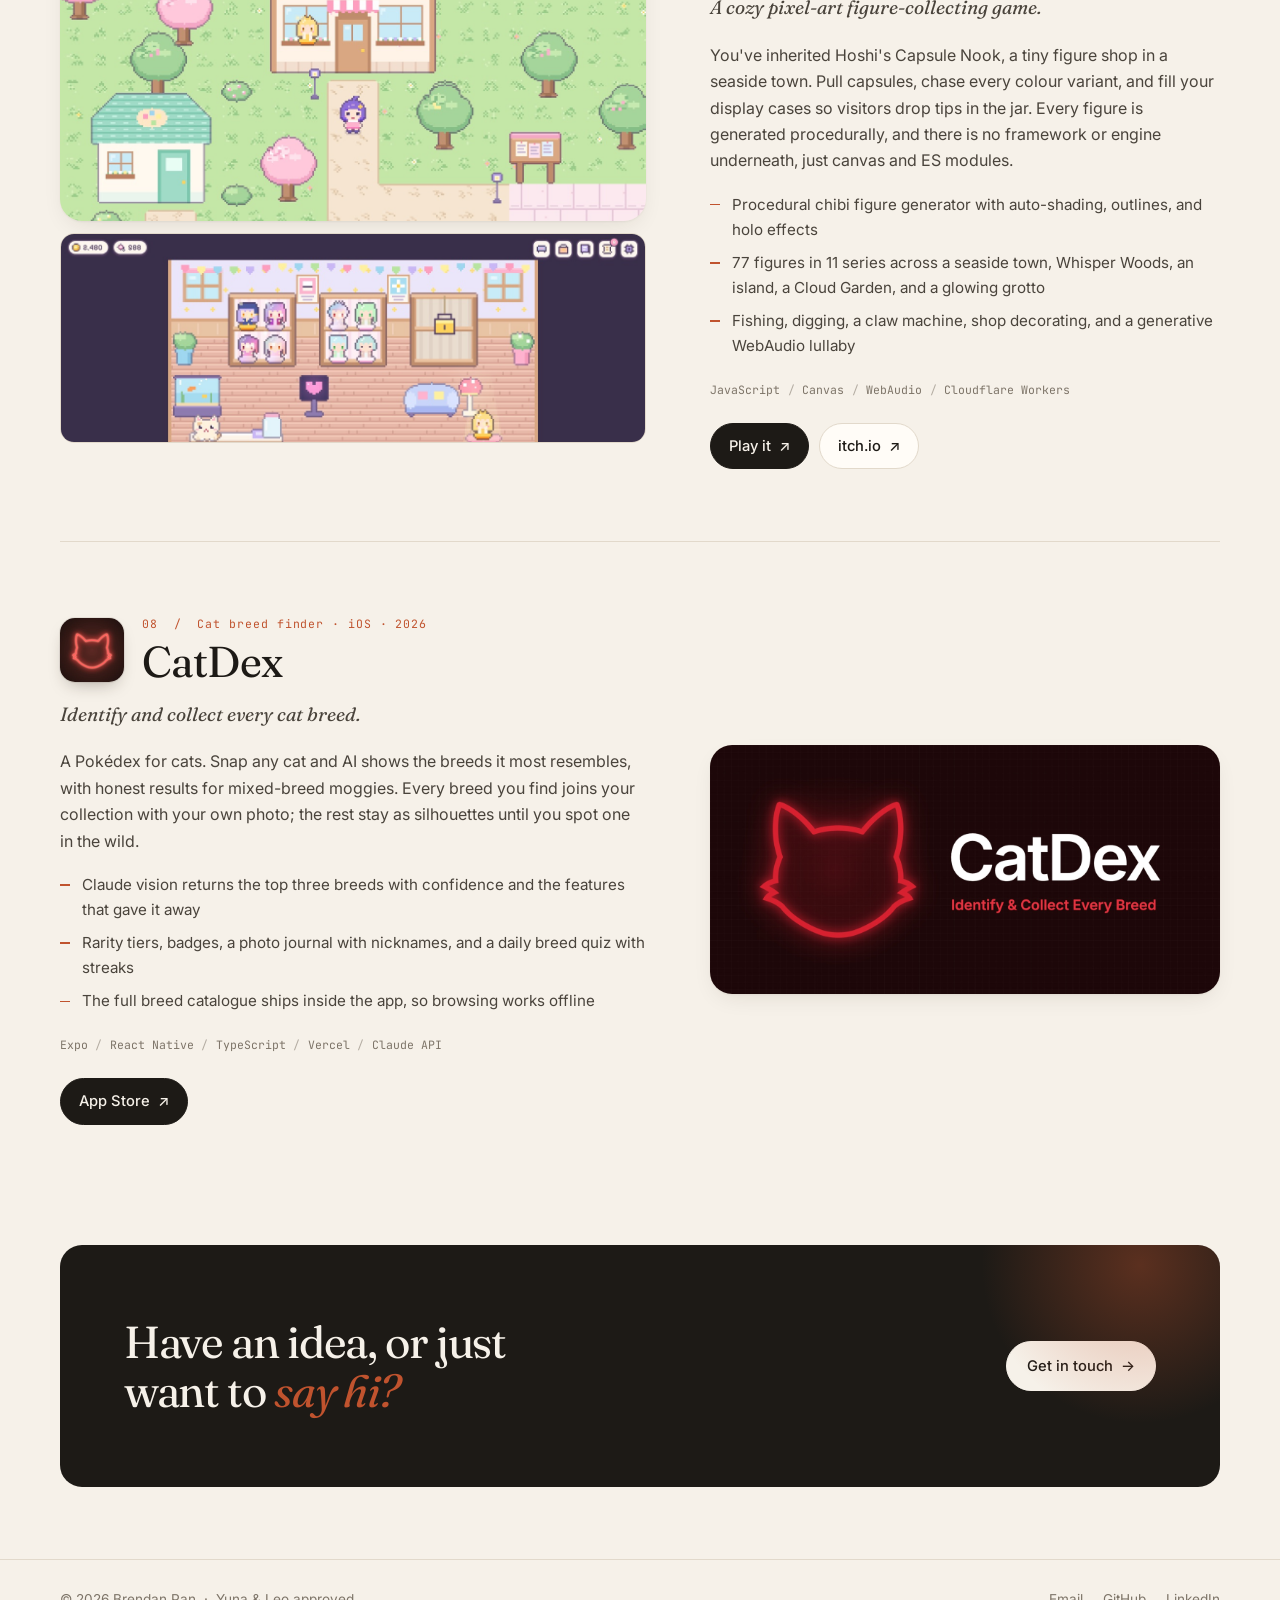
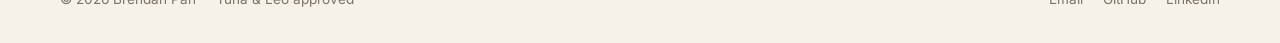
<file: projects.html>
<!DOCTYPE html>
<html lang="en">
<head>
  <meta charset="UTF-8">
  <meta name="viewport" content="width=device-width, initial-scale=1.0">
  <title>Projects | Brendan Pan</title>
  <meta name="description" content="Apps and games by Brendan Pan: Loomwork, Out of Sorts, Yuzu Springs, Brightwork, Longthink, Kinma, Capsule Cove, and CatDex.">
  <meta name="theme-color" content="#f6f1e9" media="(prefers-color-scheme: light)">
  <meta name="theme-color" content="#14120f" media="(prefers-color-scheme: dark)">
  <link rel="icon" href="data:image/svg+xml,%3Csvg xmlns='http://www.w3.org/2000/svg' viewBox='0 0 32 32'%3E%3Crect width='32' height='32' rx='9' fill='%231d1a16'/%3E%3Ctext x='16' y='22' font-family='Georgia,serif' font-style='italic' font-size='17' fill='%23f6f1e9' text-anchor='middle'%3EB%3C/text%3E%3C/svg%3E">
  <script>try{var t=localStorage.getItem('theme');if(t)document.documentElement.dataset.theme=t}catch(e){}</script>
  <link rel="preconnect" href="https://fonts.googleapis.com">
  <link rel="preconnect" href="https://fonts.gstatic.com" crossorigin>
  <link href="https://fonts.googleapis.com/css2?family=Fraunces:ital,opsz,wght@0,9..144,300..600;1,9..144,300..600&family=Inter:wght@400;500;600&family=JetBrains+Mono:wght@400;500&display=swap" rel="stylesheet">
  <link rel="stylesheet" href="css/style.css">
</head>
<body>

  <nav id="nav">
    <div class="wrap nav-inner">
      <a href="index.html" class="nav-logo"><span class="nav-mark">B</span>Brendan Pan</a>
      <div class="nav-right">
        <ul class="nav-links" id="nav-links">
        <li><a href="about.html">About</a></li>
        <li><a href="projects.html">Projects</a></li>
        <li><a href="photography.html">Photography</a></li>
        <li><a href="cats.html">Cats</a></li>
        <li><a href="contact.html">Contact</a></li>
        </ul>
        <button class="icon-btn theme-toggle" id="theme-toggle" aria-label="Toggle dark mode"><svg class="i-moon" viewBox="0 0 24 24" fill="none" stroke="currentColor" stroke-width="1.8" stroke-linecap="round" stroke-linejoin="round" aria-hidden="true"><path d="M12 3a6 6 0 0 0 9 9 9 9 0 1 1-9-9Z"/></svg><svg class="i-sun" viewBox="0 0 24 24" fill="none" stroke="currentColor" stroke-width="1.8" stroke-linecap="round" stroke-linejoin="round" aria-hidden="true"><circle cx="12" cy="12" r="4"/><path d="M12 2v2M12 20v2M4.93 4.93l1.41 1.41M17.66 17.66l1.41 1.41M2 12h2M20 12h2M6.34 17.66l-1.41 1.41M19.07 4.93l-1.41 1.41"/></svg></button>
        <button class="icon-btn nav-toggle" id="nav-toggle" aria-label="Toggle menu" aria-expanded="false">
          <span></span><span></span><span></span>
        </button>
      </div>
    </div>
  </nav>

  <main>
    <header class="wrap page-head">
      <p class="eyebrow"><span class="dot"></span>Projects</p>
      <h1>Apps &amp; games, <em>shipped.</em></h1>
      <p>Small apps and games I design and build myself. Seven are on the App Store and one plays right in your browser. Mostly made for fun, and every one an excuse to try something new.</p>
      <nav class="app-index" id="app-index" aria-label="Jump to a project"></nav>
    </header>

    <section class="wrap" id="project-features"></section>

    <section class="wrap section reveal">
      <div class="section-head">
        <div>
          <p class="eyebrow">Earlier work</p>
          <h2>From the archive</h2>
        </div>
      </div>
      <div class="minor-grid" id="project-minor"></div>
    </section>

    <section class="wrap reveal">
      <div class="cta">
        <h2>Have an idea, or just<br>want to <em>say hi?</em></h2>
        <a href="contact.html" class="btn">Get in touch <span class="arrow">&rarr;</span></a>
      </div>
    </section>
  </main>

  <footer>
    <div class="wrap footer-inner">
      <p>&copy; 2026 Brendan Pan &nbsp;&middot;&nbsp; Yuna &amp; Leo approved</p>
      <ul class="footer-links">
        <li><a href="mailto:panbrendan@gmail.com">Email</a></li>
        <li><a href="https://github.com/panbrendan" target="_blank" rel="noopener noreferrer">GitHub</a></li>
        <li><a href="https://www.linkedin.com/in/brpan/" target="_blank" rel="noopener noreferrer">LinkedIn</a></li>
      </ul>
    </div>
  </footer>

  <script src="js/main.js"></script>
</body>
</html>
</file>
<file: css/style.css>
/* ── Tokens ──────────────────────────────────────────── */

:root {
  --bg: #f6f1e9;
  --surface: #fffcf7;
  --surface-2: #efe8dc;
  --ink: #1d1a16;
  --ink-2: #4a443c;
  --muted: #7d7468;
  --line: #e2d9cb;
  --accent: #c0532e;
  --accent-soft: #f3dccf;
  --shadow: 0 1px 2px rgba(40, 30, 20, .05), 0 8px 24px -8px rgba(40, 30, 20, .12);
  --shadow-lg: 0 2px 4px rgba(40, 30, 20, .06), 0 24px 48px -16px rgba(40, 30, 20, .22);

  --serif: 'Fraunces', Georgia, serif;
  --sans: 'Inter', system-ui, -apple-system, sans-serif;
  --mono: 'JetBrains Mono', ui-monospace, SFMono-Regular, Menlo, monospace;

  --inner: 1160px;
  --gutter: clamp(20px, 5vw, 48px);
  --nav-h: 68px;
  --r: 14px;
  --r-lg: 22px;
  --ease: cubic-bezier(.2, .7, .2, 1);
  color-scheme: light;
}

@media (prefers-color-scheme: dark) {
  :root:not([data-theme="light"]) {
    --bg: #14120f;
    --surface: #1c1916;
    --surface-2: #26221d;
    --ink: #f1ebe1;
    --ink-2: #cdc4b6;
    --muted: #9a9083;
    --line: #2f2a24;
    --accent: #e9825c;
    --accent-soft: #3a2519;
    --shadow: 0 1px 2px rgba(0, 0, 0, .3), 0 8px 24px -8px rgba(0, 0, 0, .5);
    --shadow-lg: 0 2px 4px rgba(0, 0, 0, .3), 0 24px 48px -16px rgba(0, 0, 0, .7);
    color-scheme: dark;
  }
}

:root[data-theme="dark"] {
  --bg: #14120f;
  --surface: #1c1916;
  --surface-2: #26221d;
  --ink: #f1ebe1;
  --ink-2: #cdc4b6;
  --muted: #9a9083;
  --line: #2f2a24;
  --accent: #e9825c;
  --accent-soft: #3a2519;
  --shadow: 0 1px 2px rgba(0, 0, 0, .3), 0 8px 24px -8px rgba(0, 0, 0, .5);
  --shadow-lg: 0 2px 4px rgba(0, 0, 0, .3), 0 24px 48px -16px rgba(0, 0, 0, .7);
  color-scheme: dark;
}

/* ── Base ────────────────────────────────────────────── */

*, *::before, *::after { box-sizing: border-box; margin: 0; padding: 0; }

html { scroll-behavior: smooth; -webkit-text-size-adjust: 100%; }

body {
  background: var(--bg);
  color: var(--ink);
  font-family: var(--sans);
  font-size: 16px;
  line-height: 1.65;
  -webkit-font-smoothing: antialiased;
  display: flex;
  flex-direction: column;
  min-height: 100vh;
  transition: background .3s, color .3s;
}

img { display: block; max-width: 100%; }
a { color: inherit; }
button { font: inherit; color: inherit; background: none; border: 0; cursor: pointer; }

::selection { background: var(--accent); color: #fff; }

:focus-visible { outline: 2px solid var(--accent); outline-offset: 3px; border-radius: 4px; }

.wrap {
  width: 100%;
  max-width: calc(var(--inner) + var(--gutter) * 2);
  margin: 0 auto;
  padding: 0 var(--gutter);
}

main { flex: 1; }

h1, h2 { text-wrap: balance; }
.nowrap { white-space: nowrap; }

.eyebrow {
  font-family: var(--mono);
  font-size: .72rem;
  letter-spacing: .08em;
  text-transform: uppercase;
  color: var(--muted);
}

.eyebrow .dot {
  display: inline-block;
  width: 7px; height: 7px;
  border-radius: 50%;
  background: var(--accent);
  margin-right: 8px;
  vertical-align: 1px;
}

/* ── Nav ─────────────────────────────────────────────── */

#nav {
  position: sticky;
  top: 0;
  z-index: 100;
  height: var(--nav-h);
  border-bottom: 1px solid transparent;
  transition: background .3s, border-color .3s;
}

#nav.scrolled {
  background: color-mix(in srgb, var(--bg) 85%, transparent);
  backdrop-filter: blur(14px) saturate(1.4);
  -webkit-backdrop-filter: blur(14px) saturate(1.4);
  border-color: var(--line);
}

.nav-inner {
  height: 100%;
  display: flex;
  align-items: center;
  justify-content: space-between;
  gap: 24px;
}

.nav-logo {
  display: flex;
  align-items: center;
  gap: 10px;
  text-decoration: none;
  font-family: var(--serif);
  font-size: 1.2rem;
  font-weight: 500;
  letter-spacing: -.01em;
}

.nav-mark {
  width: 32px; height: 32px;
  border-radius: 10px;
  background: var(--ink);
  color: var(--bg);
  display: grid;
  place-items: center;
  font-family: var(--serif);
  font-size: .95rem;
  font-style: italic;
  font-weight: 500;
  transition: background .2s, transform .3s var(--ease);
}

.nav-logo:hover .nav-mark { background: var(--accent); transform: rotate(-8deg); }

.nav-right { display: flex; align-items: center; gap: 8px; }

.nav-links { display: flex; list-style: none; gap: 2px; }

.nav-links a {
  display: block;
  padding: 7px 14px;
  border-radius: 999px;
  font-size: .9rem;
  color: var(--ink-2);
  text-decoration: none;
  transition: background .2s, color .2s;
}

.nav-links a:hover { color: var(--ink); }
.nav-links a.active { background: var(--surface-2); color: var(--ink); font-weight: 500; }

.icon-btn {
  width: 38px; height: 38px;
  border-radius: 999px;
  display: grid;
  place-items: center;
  color: var(--ink-2);
  transition: background .2s, color .2s;
}

.icon-btn:hover { background: var(--surface-2); color: var(--ink); }
.icon-btn svg { width: 18px; height: 18px; }

.theme-toggle .i-sun { display: none; }
:root[data-theme="dark"] .theme-toggle .i-sun { display: block; }
:root[data-theme="dark"] .theme-toggle .i-moon { display: none; }
@media (prefers-color-scheme: dark) {
  :root:not([data-theme="light"]) .theme-toggle .i-sun { display: block; }
  :root:not([data-theme="light"]) .theme-toggle .i-moon { display: none; }
}

.nav-toggle { display: none; }
.nav-toggle span {
  display: block;
  width: 18px; height: 1.5px;
  background: currentColor;
  margin: 4px auto;
  transition: transform .25s, opacity .25s;
}
.nav-toggle.open span:nth-child(1) { transform: translateY(5.5px) rotate(45deg); }
.nav-toggle.open span:nth-child(2) { opacity: 0; }
.nav-toggle.open span:nth-child(3) { transform: translateY(-5.5px) rotate(-45deg); }

/* ── Buttons & links ─────────────────────────────────── */

.btn {
  display: inline-flex;
  align-items: center;
  gap: 8px;
  padding: 12px 20px;
  border-radius: 999px;
  font-size: .92rem;
  font-weight: 500;
  text-decoration: none;
  border: 1px solid var(--line);
  background: var(--surface);
  transition: transform .2s var(--ease), background .2s, border-color .2s, color .2s;
}

.btn:hover { transform: translateY(-2px); border-color: var(--ink); }
.btn-primary { background: var(--ink); color: var(--bg); border-color: var(--ink); }
.btn-primary:hover { background: var(--accent); border-color: var(--accent); color: #fff; }

.arrow { transition: transform .25s var(--ease); display: inline-block; }
a:hover > .arrow, a:hover .arrow { transform: translateX(3px); }
.arrow-ne { transition: transform .25s var(--ease); display: inline-block; }
a:hover .arrow-ne { transform: translate(2px, -2px); }

.text-link {
  color: var(--ink);
  font-weight: 500;
  text-decoration: none;
  display: inline-flex;
  align-items: center;
  gap: 6px;
  border-bottom: 1px solid var(--line);
  padding-bottom: 2px;
  transition: border-color .2s, color .2s;
}
.text-link:hover { color: var(--accent); border-color: var(--accent); }

/* ── Hero (home) ─────────────────────────────────────── */

.hero {
  padding-block: clamp(48px, 9vw, 110px) clamp(24px, 4vw, 48px);
}

.hero-grid {
  display: grid;
  grid-template-columns: 1.25fr 1fr;
  gap: clamp(32px, 6vw, 80px);
  align-items: center;
}

.hero h1 {
  font-family: var(--serif);
  font-weight: 400;
  font-size: clamp(2.5rem, 6vw, 4.6rem);
  line-height: 1.06;
  letter-spacing: -.022em;
  margin: 20px 0 24px;
}

.hero h1 em {
  font-style: italic;
  color: var(--accent);
}

.hero-lede {
  font-size: clamp(1.05rem, 1.6vw, 1.2rem);
  color: var(--ink-2);
  max-width: 34em;
  margin-bottom: 32px;
}

.hero-actions { display: flex; flex-wrap: wrap; gap: 12px; }

.hero-mosaic {
  display: grid;
  grid-template-columns: 1.1fr 1fr;
  grid-template-rows: 1fr 1fr;
  gap: 12px;
  aspect-ratio: 1 / 1.08;
  width: 100%;
  max-width: 470px;
  justify-self: end;
}

.tile {
  position: relative;
  display: block;
  border-radius: var(--r-lg);
  overflow: hidden;
  background: var(--surface-2);
}

.tile-tall { grid-row: span 2; }

.tile img {
  width: 100%; height: 100%;
  object-fit: cover;
  transition: transform .8s var(--ease);
}

.tile:hover img { transform: scale(1.04); }

.tile-cap {
  position: absolute;
  left: 12px; bottom: 12px;
  padding: 3px 10px;
  border-radius: 999px;
  font-size: .75rem;
  font-weight: 500;
  color: #fff;
  background: rgba(20, 16, 12, .32);
  backdrop-filter: blur(10px);
  -webkit-backdrop-filter: blur(10px);
}

/* ── Sections ────────────────────────────────────────── */

.section { padding-block: clamp(56px, 8vw, 96px); }
.section + .section { padding-top: 0; }

.section-head {
  display: flex;
  justify-content: space-between;
  align-items: flex-end;
  gap: 24px;
  margin-bottom: 36px;
  flex-wrap: wrap;
}

.section-head h2 {
  font-family: var(--serif);
  font-weight: 400;
  font-size: clamp(1.9rem, 3.6vw, 2.7rem);
  line-height: 1.1;
  letter-spacing: -.018em;
  margin-top: 8px;
}

.page-head {
  padding-block: clamp(40px, 7vw, 88px) clamp(32px, 5vw, 56px);
}

.page-head h1 {
  font-family: var(--serif);
  font-weight: 400;
  font-size: clamp(2.5rem, 5.6vw, 4.2rem);
  line-height: 1.06;
  letter-spacing: -.022em;
  margin: 14px 0 18px;
}

.page-head h1 em { font-style: italic; color: var(--accent); }

.page-head p:not(.eyebrow) {
  font-size: clamp(1.02rem, 1.5vw, 1.15rem);
  color: var(--ink-2);
  max-width: 38em;
}

/* ── App tiles (home) ────────────────────────────────── */

.apps {
  display: grid;
  grid-template-columns: repeat(4, 1fr);
  gap: 16px;
}

.app {
  position: relative;
  display: flex;
  flex-direction: column;
  padding: 24px 22px 20px;
  border-radius: var(--r-lg);
  border: 1px solid var(--line);
  background: var(--surface);
  transition: transform .35s var(--ease), box-shadow .35s var(--ease), border-color .35s;
}

.app:hover { transform: translateY(-3px); box-shadow: var(--shadow-lg); border-color: transparent; }
.app:has(.app-name a:focus-visible) { outline: 2px solid var(--accent); outline-offset: 3px; }

.app-icon {
  width: 60px; height: 60px;
  border-radius: 14px;
  margin-bottom: 22px;
  box-shadow: 0 0 0 1px rgba(40, 30, 20, .08), 0 6px 14px -6px rgba(40, 30, 20, .35);
  transition: transform .45s var(--ease);
}

.app:hover .app-icon { transform: scale(1.05) rotate(-3deg); }

.app-kind {
  font-family: var(--mono);
  font-size: .68rem;
  letter-spacing: .06em;
  text-transform: uppercase;
  color: var(--muted);
}

.app-name {
  font-family: var(--serif);
  font-weight: 500;
  font-size: 1.4rem;
  letter-spacing: -.015em;
  line-height: 1.2;
  margin: 4px 0 6px;
}

.app-name a { text-decoration: none; }
.app-name a:focus-visible { outline: none; }
.app-name a::after { content: ''; position: absolute; inset: 0; border-radius: inherit; }

.app-tagline { color: var(--ink-2); font-size: .93rem; line-height: 1.55; flex: 1; }

.app-store {
  position: relative;
  z-index: 1;
  align-self: flex-start;
  display: inline-flex;
  align-items: center;
  gap: 6px;
  margin-top: 18px;
  padding: 6px 13px;
  border-radius: 999px;
  background: var(--surface-2);
  color: var(--ink-2);
  font-size: .8rem;
  font-weight: 500;
  text-decoration: none;
  transition: background .2s, color .2s;
}

.app-store:hover { background: var(--ink); color: var(--bg); }

/* ── Tags ────────────────────────────────────────────── */

.tags {
  display: flex;
  flex-wrap: wrap;
  list-style: none;
  font-family: var(--mono);
  font-size: .72rem;
  color: var(--muted);
}

.tags li:not(:last-child)::after { content: '/'; margin: 0 .65em; opacity: .55; }

/* ── Projects page ───────────────────────────────────── */

.app-index {
  display: flex;
  flex-wrap: wrap;
  gap: 8px;
  margin-top: 32px;
}

.app-index a {
  display: inline-flex;
  align-items: center;
  gap: 9px;
  padding: 5px 14px 5px 5px;
  border-radius: 999px;
  border: 1px solid var(--line);
  background: var(--surface);
  font-size: .86rem;
  color: var(--ink-2);
  text-decoration: none;
  transition: border-color .2s, color .2s, transform .2s var(--ease);
}

.app-index a:hover { border-color: var(--ink); color: var(--ink); transform: translateY(-1px); }
.chip-icon { width: 24px; height: 24px; border-radius: 7px; box-shadow: 0 0 0 1px rgba(40, 30, 20, .08); }

.feature {
  scroll-margin-top: var(--nav-h);
  display: grid;
  grid-template-columns: 1.15fr 1fr;
  gap: clamp(28px, 5vw, 64px);
  align-items: center;
  padding: clamp(40px, 6vw, 72px) 0;
  border-top: 1px solid var(--line);
}

.feature:nth-child(even) .feature-media { order: 2; }

.feature-media { display: flex; flex-direction: column; gap: 12px; }

.feature-hero {
  border-radius: var(--r-lg);
  overflow: hidden;
  box-shadow: var(--shadow);
  aspect-ratio: 2.05 / 1;
  background: var(--surface-2);
}

.feature-hero img { width: 100%; height: 100%; object-fit: cover; }

.feature-gallery {
  display: flex;
  gap: 12px;
}

.feature-gallery img {
  flex: 1;
  min-width: 0;
  height: 210px;
  object-fit: cover;
  object-position: center top;
  border-radius: var(--r);
  border: 1px solid var(--line);
  background: var(--surface-2);
}

.feature-num {
  font-family: var(--mono);
  font-size: .72rem;
  color: var(--accent);
  letter-spacing: .08em;
}

.feature-head {
  display: flex;
  align-items: center;
  gap: 18px;
  margin-bottom: 14px;
}

.feature-icon {
  width: 64px; height: 64px;
  flex-shrink: 0;
  border-radius: 15px;
  box-shadow: 0 0 0 1px rgba(40, 30, 20, .08), 0 8px 18px -8px rgba(40, 30, 20, .4);
}

.feature h2 {
  font-family: var(--serif);
  font-weight: 400;
  font-size: clamp(2rem, 3.6vw, 2.7rem);
  letter-spacing: -.02em;
  line-height: 1.05;
  margin-top: 6px;
}

.feature-tagline {
  font-family: var(--serif);
  font-style: italic;
  font-size: 1.2rem;
  color: var(--ink-2);
  margin-bottom: 18px;
}

.feature-desc { color: var(--ink-2); margin-bottom: 18px; }

.feature-list {
  list-style: none;
  display: grid;
  gap: 8px;
  margin-bottom: 22px;
}

.feature-list li {
  position: relative;
  padding-left: 22px;
  font-size: .95rem;
  color: var(--ink-2);
}

.feature-list li::before {
  content: '';
  position: absolute;
  left: 0; top: .8em;
  width: 10px; height: 1.5px;
  background: var(--accent);
}

.feature-links { display: flex; flex-wrap: wrap; gap: 10px; margin-top: 24px; }
.feature-links .btn { padding: 10px 18px; }

.feature-note {
  margin-top: 24px;
  font-size: .85rem;
  color: var(--muted);
  font-style: italic;
}

.minor-grid {
  display: grid;
  grid-template-columns: repeat(auto-fit, minmax(300px, 1fr));
  gap: 16px;
}

.minor {
  display: flex;
  flex-direction: column;
  gap: 10px;
  padding: 24px;
  border-radius: var(--r-lg);
  border: 1px solid var(--line);
  background: var(--surface);
  text-decoration: none;
  transition: transform .3s var(--ease), box-shadow .3s var(--ease);
}

.minor:hover { transform: translateY(-3px); box-shadow: var(--shadow); }
.minor h3 { font-family: var(--serif); font-weight: 500; font-size: 1.3rem; letter-spacing: -.015em; display: flex; justify-content: space-between; gap: 12px; }
.minor h3 .arrow-ne { font-family: var(--sans); font-size: 1rem; color: var(--muted); }
.minor p { color: var(--ink-2); font-size: .95rem; flex: 1; }

/* ── Photo strip (home) ──────────────────────────────── */

.strip {
  display: grid;
  grid-template-columns: repeat(5, 1fr);
  gap: 12px;
}

.strip a {
  display: block;
  aspect-ratio: 4 / 5;
  border-radius: var(--r);
  overflow: hidden;
  background: var(--surface-2);
}

.strip img {
  width: 100%; height: 100%;
  object-fit: cover;
  transition: transform .7s var(--ease), filter .4s;
}

.strip a:hover img { transform: scale(1.06); }

/* ── Cat teaser (home) ───────────────────────────────── */

.cat-teaser {
  display: grid;
  grid-template-columns: 1fr 1fr;
  gap: 20px;
}

.cat-mini {
  display: grid;
  grid-template-columns: 140px 1fr;
  gap: 20px;
  align-items: center;
  padding: 16px;
  border-radius: var(--r-lg);
  background: var(--surface);
  border: 1px solid var(--line);
  text-decoration: none;
  transition: transform .3s var(--ease), box-shadow .3s var(--ease);
}

.cat-mini:hover { transform: translateY(-3px); box-shadow: var(--shadow); }

.cat-mini img {
  width: 140px; height: 140px;
  object-fit: cover;
  border-radius: 12px;
}

.cat-mini h3 { font-family: var(--serif); font-weight: 500; font-size: 1.5rem; letter-spacing: -.02em; }
.cat-mini p { color: var(--ink-2); font-size: .93rem; margin-top: 4px; }

/* ── About ───────────────────────────────────────────── */

.about-grid {
  display: grid;
  grid-template-columns: 1fr 1.5fr;
  gap: clamp(32px, 6vw, 80px);
  padding-bottom: clamp(56px, 8vw, 96px);
}

.about-aside { display: flex; flex-direction: column; gap: 16px; }

.fact {
  padding: 18px 20px;
  border-radius: var(--r);
  background: var(--surface);
  border: 1px solid var(--line);
}

.fact dt { font-family: var(--mono); font-size: .7rem; letter-spacing: .08em; text-transform: uppercase; color: var(--muted); }
.fact dd { font-family: var(--serif); font-size: 1.2rem; margin-top: 2px; }

.prose p { font-size: 1.1rem; color: var(--ink-2); margin-bottom: 1.2em; }
.prose p:first-child::first-letter {
  font-family: var(--serif);
  float: left;
  font-size: 4.2rem;
  line-height: .9;
  padding: 6px 10px 0 0;
  color: var(--accent);
}

.prose h2 {
  font-family: var(--serif);
  font-weight: 400;
  font-size: 1.6rem;
  letter-spacing: -.02em;
  margin: 40px 0 16px;
}

.chips { display: flex; flex-wrap: wrap; gap: 8px; list-style: none; }

.chips li {
  padding: 8px 16px;
  border-radius: 999px;
  border: 1px solid var(--line);
  background: var(--surface);
  font-size: .9rem;
  color: var(--ink-2);
  transition: border-color .2s, color .2s, transform .2s var(--ease);
}

.chips li:hover { border-color: var(--accent); color: var(--accent); transform: translateY(-2px); }

/* ── Photography ─────────────────────────────────────── */

.filter-nav {
  display: inline-flex;
  gap: 4px;
  padding: 4px;
  border-radius: 999px;
  background: var(--surface-2);
  margin-bottom: 36px;
  max-width: 100%;
  overflow-x: auto;
  scrollbar-width: none;
}

.filter-nav::-webkit-scrollbar { display: none; }

.filter-btn {
  flex-shrink: 0;
  padding: 8px 18px;
  border-radius: 999px;
  font-size: .88rem;
  color: var(--ink-2);
  transition: background .2s, color .2s;
}

.filter-btn:hover { color: var(--ink); }
.filter-btn.active { background: var(--surface); color: var(--ink); box-shadow: var(--shadow); }

.album { margin-bottom: 56px; }
.album.hidden { display: none; }

.album-header {
  display: flex;
  align-items: baseline;
  gap: 14px;
  margin-bottom: 18px;
}

.album-title {
  font-family: var(--serif);
  font-weight: 400;
  font-size: 2rem;
  letter-spacing: -.02em;
}

.album-count { font-family: var(--mono); font-size: .75rem; color: var(--muted); }

.photo-grid {
  columns: 3 280px;
  column-gap: 14px;
}

.photo-item {
  position: relative;
  display: block;
  width: 100%;
  margin-bottom: 14px;
  break-inside: avoid;
  aspect-ratio: 4 / 3;
  border-radius: var(--r);
  overflow: hidden;
  background: var(--surface-2);
  cursor: zoom-in;
  padding: 0;
}

.photo-item img {
  width: 100%; height: 100%;
  object-fit: cover;
  opacity: 0;
  transition: opacity .5s, transform .7s var(--ease);
}

.photo-item img.loaded { opacity: 1; }
.photo-item:hover img { transform: scale(1.04); }

.photo-item .cap {
  position: absolute;
  left: 0; right: 0; bottom: 0;
  padding: 36px 16px 14px;
  background: linear-gradient(transparent, rgba(0, 0, 0, .55));
  color: #fff;
  font-size: .88rem;
  text-align: left;
  opacity: 0;
  transform: translateY(6px);
  transition: opacity .3s, transform .3s var(--ease);
}

.photo-item:hover .cap, .photo-item:focus-visible .cap { opacity: 1; transform: none; }

/* ── Lightbox ────────────────────────────────────────── */

.lightbox {
  position: fixed;
  inset: 0;
  z-index: 200;
  background: rgba(12, 10, 8, .94);
  display: flex;
  align-items: center;
  justify-content: center;
  opacity: 0;
  pointer-events: none;
  transition: opacity .3s;
}

.lightbox.open { opacity: 1; pointer-events: auto; }

.lb-content {
  display: flex;
  flex-direction: column;
  align-items: center;
  gap: 14px;
  max-width: 92vw;
}

#lb-img {
  max-width: 92vw;
  max-height: 82vh;
  border-radius: 6px;
  transition: opacity .15s;
}

#lb-img.fading { opacity: 0; }

#lb-caption {
  color: rgba(255, 255, 255, .75);
  font-family: var(--serif);
  font-style: italic;
  font-size: 1.05rem;
}

.lb-close, .lb-prev, .lb-next {
  position: absolute;
  width: 48px; height: 48px;
  border-radius: 999px;
  color: #fff;
  background: rgba(255, 255, 255, .08);
  font-size: 1.3rem;
  display: grid;
  place-items: center;
  transition: background .2s;
}

.lb-close:hover, .lb-prev:hover, .lb-next:hover { background: rgba(255, 255, 255, .18); }
.lb-close { top: 20px; right: 20px; }
.lb-prev { left: 20px; top: 50%; transform: translateY(-50%); }
.lb-next { right: 20px; top: 50%; transform: translateY(-50%); }

/* ── Cats ────────────────────────────────────────────── */

.cat-profile {
  display: grid;
  grid-template-columns: 1fr 1.1fr;
  gap: clamp(28px, 5vw, 64px);
  align-items: center;
  padding: clamp(32px, 5vw, 56px) 0;
  border-top: 1px solid var(--line);
}

.cat-profile:nth-child(even) .cat-photo { order: 2; }

.cat-photo {
  border-radius: var(--r-lg);
  overflow: hidden;
  box-shadow: var(--shadow-lg);
  aspect-ratio: 4 / 3;
}

.cat-photo img { width: 100%; height: 100%; object-fit: cover; }

.cat-profile h2 {
  font-family: var(--serif);
  font-weight: 400;
  font-size: clamp(2.4rem, 5vw, 3.4rem);
  letter-spacing: -.03em;
  line-height: 1;
  margin: 8px 0 18px;
}

.cat-stats {
  display: grid;
  grid-template-columns: repeat(3, 1fr);
  gap: 10px;
  margin-bottom: 22px;
}

.cat-stats div {
  padding: 12px 14px;
  border-radius: var(--r);
  background: var(--surface);
  border: 1px solid var(--line);
}

.cat-stats dt { font-family: var(--mono); font-size: .66rem; letter-spacing: .08em; text-transform: uppercase; color: var(--muted); }
.cat-stats dd { font-size: .95rem; font-weight: 500; margin-top: 2px; }

.cat-bio p { color: var(--ink-2); margin-bottom: 1em; }

.cat-quirks {
  display: flex;
  flex-wrap: wrap;
  gap: 6px;
  list-style: none;
  margin-top: 6px;
}

.cat-quirks li {
  font-size: .82rem;
  padding: 5px 12px;
  border-radius: 999px;
  background: var(--accent-soft);
  color: var(--accent);
}

.cat-note {
  margin: 8px 0 clamp(56px, 8vw, 96px);
  padding: 22px 26px;
  border-radius: var(--r-lg);
  background: var(--surface-2);
  font-family: var(--serif);
  font-size: 1.2rem;
  font-style: italic;
  color: var(--ink-2);
  text-align: center;
}

/* ── Contact ─────────────────────────────────────────── */

.contact-big {
  display: inline-block;
  font-family: var(--serif);
  font-size: clamp(1.8rem, 5.2vw, 3.6rem);
  letter-spacing: -.03em;
  line-height: 1.1;
  text-decoration: none;
  border-bottom: 2px solid var(--line);
  padding-bottom: 6px;
  margin-bottom: 48px;
  word-break: break-all;
  transition: color .2s, border-color .2s;
}

.contact-big:hover { color: var(--accent); border-color: var(--accent); }

.contact-links {
  display: grid;
  grid-template-columns: repeat(auto-fit, minmax(300px, 1fr));
  gap: 14px;
  padding-bottom: clamp(56px, 8vw, 96px);
}

.contact-link {
  display: flex;
  align-items: center;
  gap: 16px;
  padding: 20px 22px;
  border-radius: var(--r-lg);
  border: 1px solid var(--line);
  background: var(--surface);
  text-decoration: none;
  transition: transform .3s var(--ease), box-shadow .3s var(--ease), border-color .3s;
}

.contact-link:hover { transform: translateY(-3px); box-shadow: var(--shadow); border-color: transparent; }

.contact-icon {
  width: 44px; height: 44px;
  flex-shrink: 0;
  border-radius: 12px;
  background: var(--surface-2);
  display: grid;
  place-items: center;
  color: var(--ink);
  transition: background .2s, color .2s;
}

.contact-link:hover .contact-icon { background: var(--accent); color: #fff; }
.contact-icon svg { width: 20px; height: 20px; }

.contact-label { display: block; font-family: var(--mono); font-size: .68rem; letter-spacing: .08em; text-transform: uppercase; color: var(--muted); }
.contact-value { display: block; font-weight: 500; overflow-wrap: anywhere; }
.contact-link > span:nth-child(2) { min-width: 0; }
.contact-link .arrow-ne { margin-left: auto; color: var(--muted); }

/* ── CTA band + footer ───────────────────────────────── */

.cta {
  margin: clamp(24px, 4vw, 48px) 0 0;
  padding: clamp(40px, 6vw, 72px) clamp(24px, 5vw, 64px);
  border-radius: var(--r-lg);
  background: var(--ink);
  color: var(--bg);
  display: flex;
  justify-content: space-between;
  align-items: center;
  gap: 32px;
  flex-wrap: wrap;
  position: relative;
  overflow: hidden;
}

.cta::after {
  content: '';
  position: absolute;
  width: 320px; height: 320px;
  right: -80px; top: -140px;
  border-radius: 50%;
  background: radial-gradient(circle, var(--accent) 0%, transparent 70%);
  opacity: .38;
  pointer-events: none;
}

.cta h2 {
  font-family: var(--serif);
  font-weight: 400;
  font-size: clamp(1.8rem, 4vw, 2.8rem);
  letter-spacing: -.03em;
  line-height: 1.1;
  position: relative;
}

.cta h2 em { font-style: italic; color: var(--accent); }
.cta .btn { position: relative; background: var(--bg); color: var(--ink); border-color: var(--bg); }
.cta .btn:hover { background: var(--accent); border-color: var(--accent); color: #fff; }

footer {
  margin-top: clamp(40px, 6vw, 72px);
  border-top: 1px solid var(--line);
}

.footer-inner {
  display: flex;
  justify-content: space-between;
  align-items: center;
  gap: 16px;
  flex-wrap: wrap;
  padding-block: 28px 32px;
  font-size: .85rem;
  color: var(--muted);
}

.footer-links { display: flex; gap: 20px; list-style: none; }
.footer-links a { text-decoration: none; transition: color .2s; }
.footer-links a:hover { color: var(--accent); }

/* ── Reveal on scroll ────────────────────────────────── */

.reveal { opacity: 0; transform: translateY(18px); transition: opacity .8s var(--ease), transform .8s var(--ease); }
.reveal.in { opacity: 1; transform: none; }

@media (prefers-reduced-motion: reduce) {
  *, *::before, *::after { transition-duration: .01ms !important; animation-duration: .01ms !important; }
  .reveal { opacity: 1; transform: none; }
  html { scroll-behavior: auto; }
}

/* ── Responsive ──────────────────────────────────────── */

@media (max-width: 960px) {
  .hero-grid { grid-template-columns: 1fr; }
  .hero-mosaic {
    justify-self: stretch;
    max-width: none;
    grid-template-columns: 1.3fr 1fr 1fr;
    grid-template-rows: 1fr;
    aspect-ratio: 2.1 / 1;
  }
  .tile-tall { grid-row: auto; }
  .apps { grid-template-columns: repeat(2, 1fr); }
  .feature, .cat-profile { grid-template-columns: 1fr; }
  .feature:nth-child(even) .feature-media,
  .cat-profile:nth-child(even) .cat-photo { order: 0; }
  .about-grid { grid-template-columns: 1fr; }
  .about-aside { display: grid; grid-template-columns: repeat(auto-fill, minmax(180px, 1fr)); }
  .cat-teaser { grid-template-columns: 1fr; }
  .strip { grid-template-columns: repeat(3, 1fr); }
  .strip a:nth-child(n+4) { display: none; }
}

@media (max-width: 760px) {
  .nav-toggle { display: grid; }
  .nav-links {
    position: absolute;
    top: var(--nav-h);
    left: 0; right: 0;
    flex-direction: column;
    gap: 4px;
    padding: 12px var(--gutter) 20px;
    background: var(--bg);
    border-bottom: 1px solid var(--line);
    box-shadow: var(--shadow);
    opacity: 0;
    transform: translateY(-8px);
    pointer-events: none;
    transition: opacity .25s, transform .25s var(--ease);
  }
  .nav-links.open { opacity: 1; transform: none; pointer-events: auto; }
  .nav-links a { padding: 12px 16px; font-size: 1rem; }
  #nav:has(.nav-links.open) { background: var(--bg); border-color: var(--line); }

  .feature-gallery img { height: 160px; }
  .cat-mini { grid-template-columns: 96px 1fr; gap: 16px; }
  .cat-mini img { width: 96px; height: 96px; }
  .cat-stats { grid-template-columns: 1fr 1fr; }
  .lb-prev, .lb-next { top: auto; bottom: 20px; transform: none; }
  .lb-prev { left: calc(50% - 60px); }
  .lb-next { right: calc(50% - 60px); }
}

@media (max-width: 560px) {
  .apps { grid-template-columns: 1fr; gap: 12px; }
  .app {
    display: grid;
    grid-template-columns: 56px 1fr;
    column-gap: 16px;
    align-items: start;
    padding: 18px;
  }
  .app-icon { width: 56px; height: 56px; margin: 0; grid-row: span 4; }
  .app-store { margin-top: 12px; justify-self: start; }
  .feature-icon { width: 52px; height: 52px; border-radius: 12px; }
}

@media (max-width: 480px) {
  .hero-mosaic { grid-template-columns: 1.2fr 1fr; grid-template-rows: 1fr 1fr; aspect-ratio: 1.15 / 1; }
  .tile-tall { grid-row: span 2; }
  .strip { grid-template-columns: repeat(2, 1fr); }
  .strip a:nth-child(n+3) { display: none; }
  .footer-inner { flex-direction: column; align-items: flex-start; }
}
</file>
